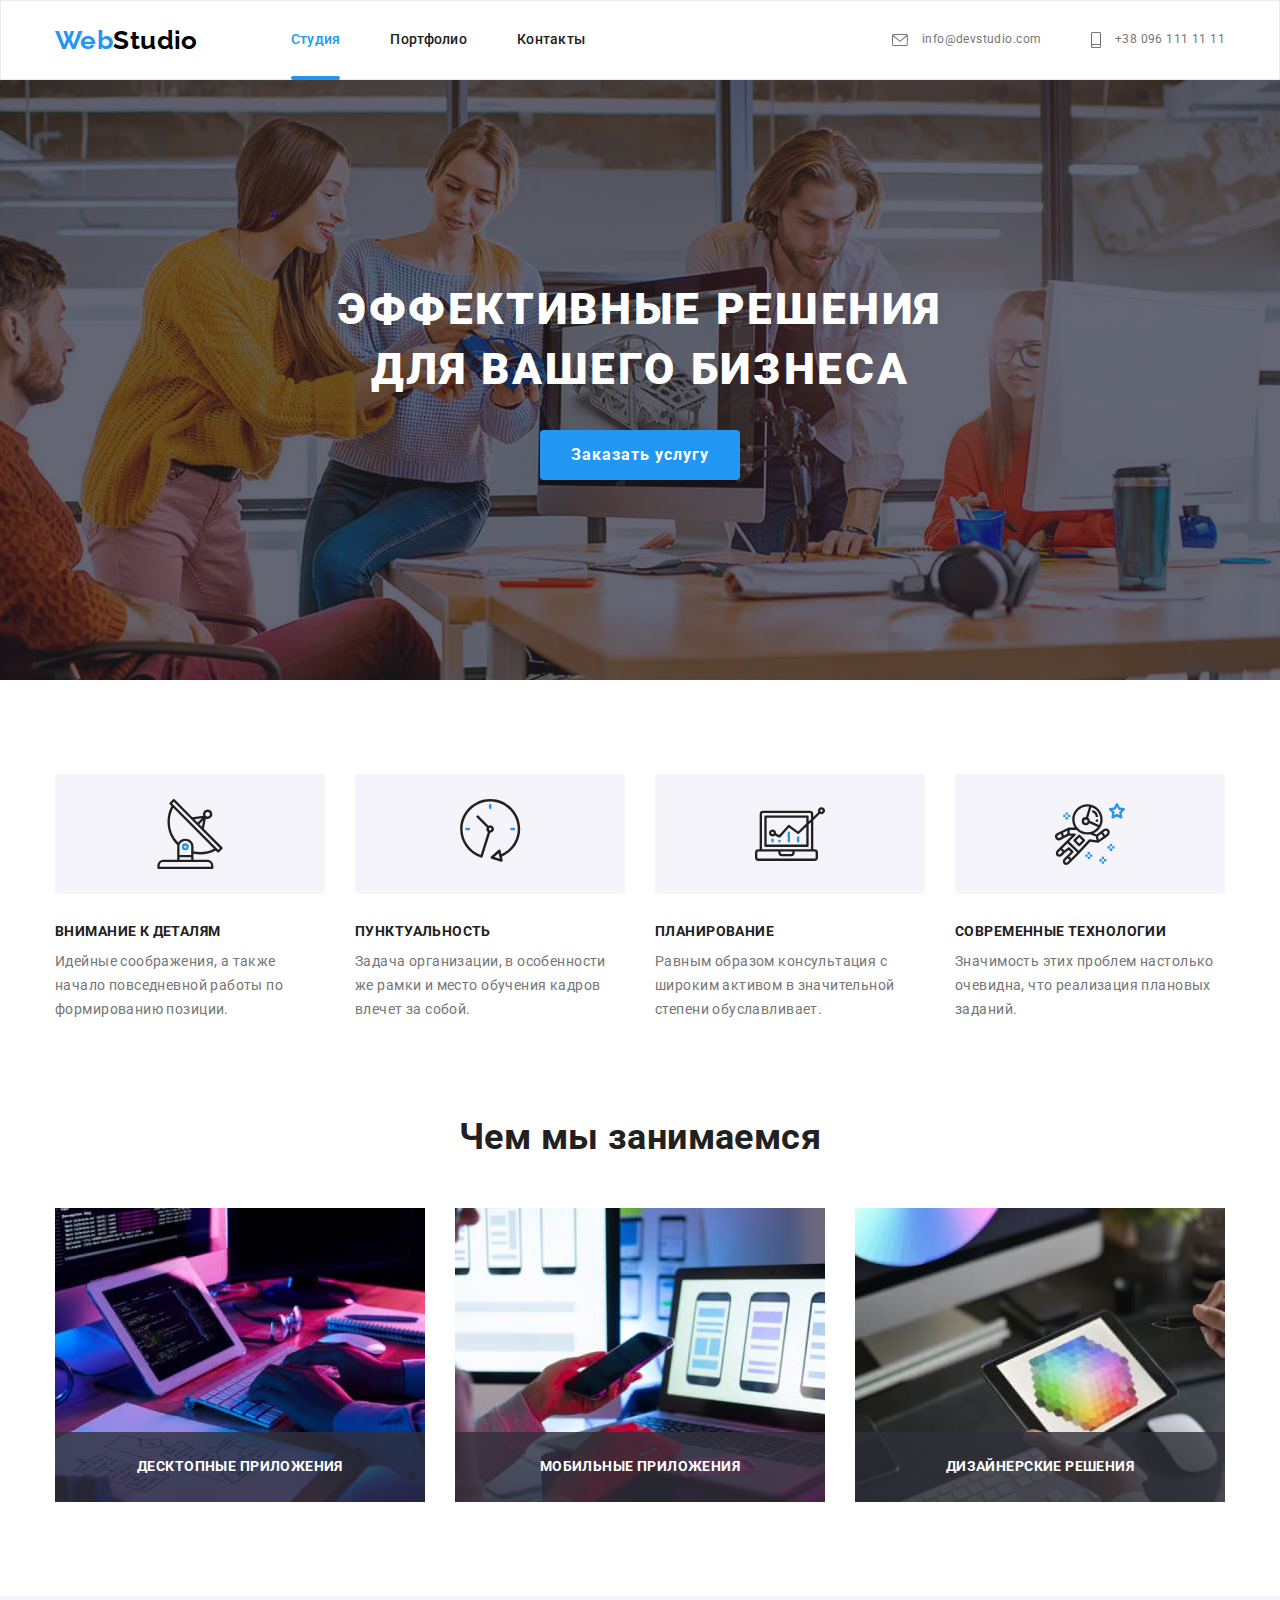
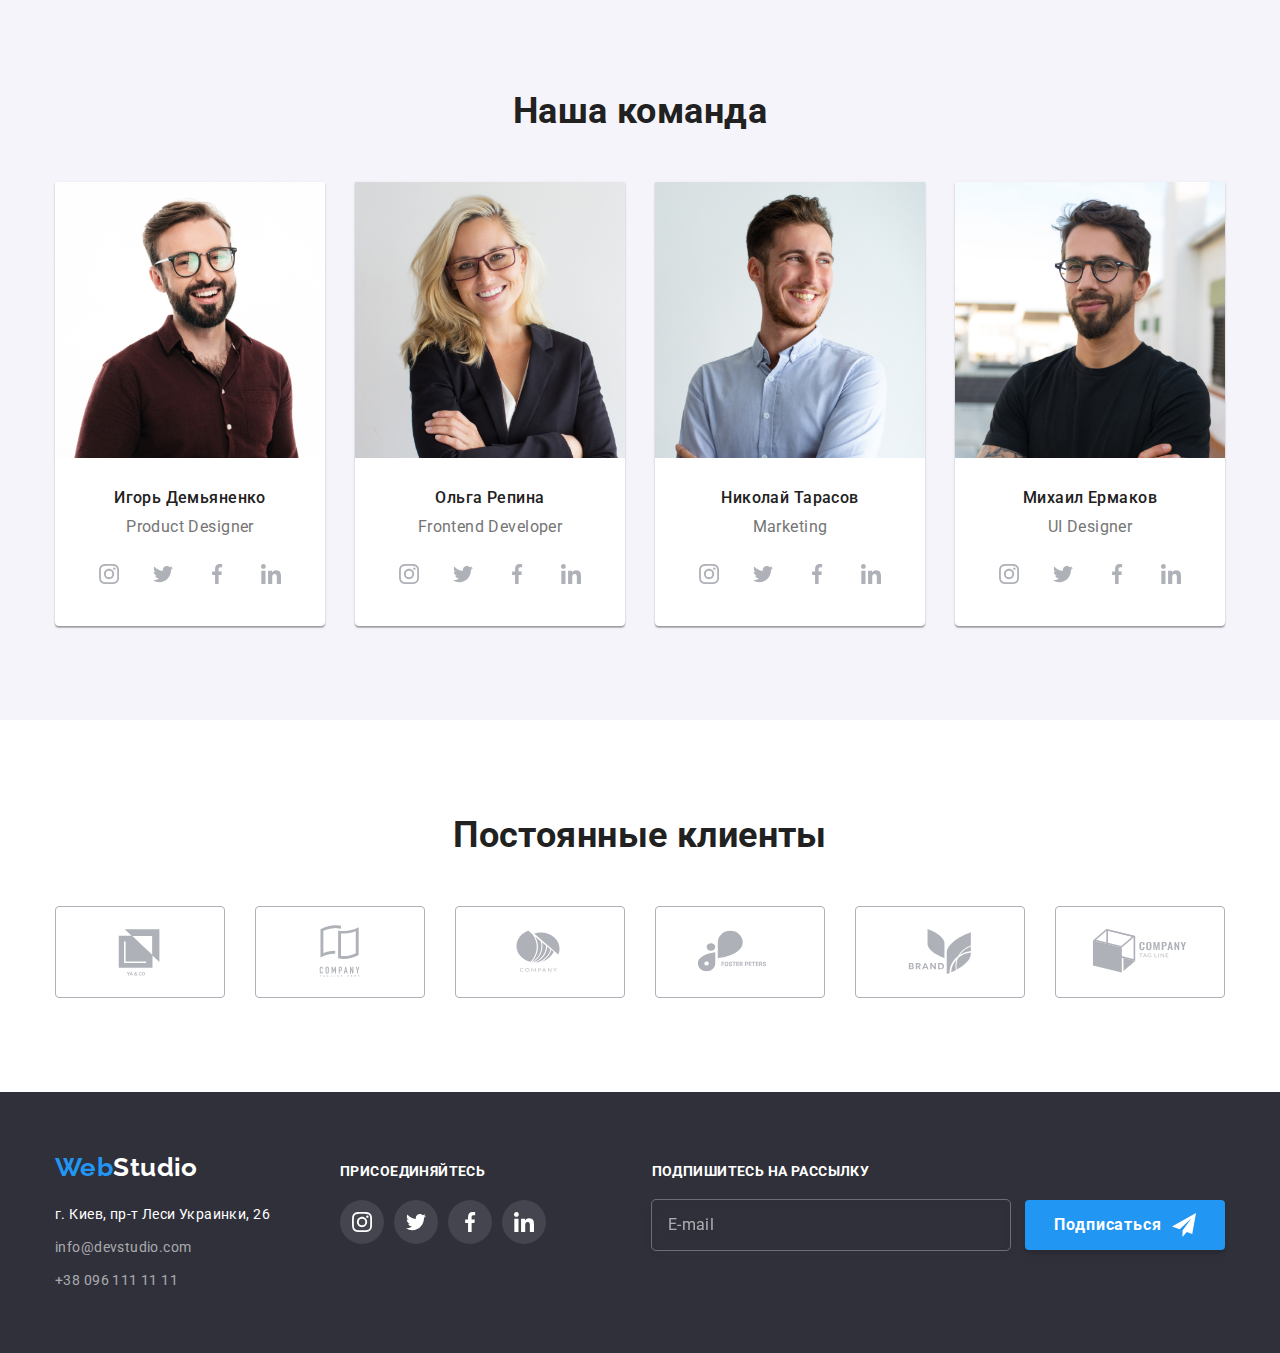
<file: index.html>
<!DOCTYPE html>
<html lang="ru">

<head>
  <meta charset="UTF-8">
  <meta http-equiv="X-UA-Compatible" content="IE=edge">
  <meta name="viewport" content="width=device-width, initial-scale=1.0">
  <title>Web Studio</title>
  <meta name="description" content="киевская веб-студия">
  <link rel="preconnect" href="https://fonts.googleapis.com">
  <link rel="preconnect" href="https://fonts.gstatic.com" crossorigin>
  <link href="https://fonts.googleapis.com/css2?family=Raleway:wght@700&family=Roboto:wght@400;500;700;900&display=swap"
    rel="stylesheet">
  <link rel="stylesheet" href="https://cdnjs.cloudflare.com/ajax/libs/modern-normalize/1.1.0/modern-normalize.min.css">
  <link rel="stylesheet" href="./css/main.min.css">
</head>

<body>
  <!-- верхняя линия -->
  <header class="header">
    <div class="container header__container">
      <a class="logo header__logo" href="./index.html" lang="en">
        <span class="logo__accent-word">Web</span>Studio</a>
      <nav class="header__nav">
        <ul class="list site-nav">
          <li class="site-nav__item">
            <a class="link site-nav__link site-nav__link--current" href="./index.html">Студия</a>
          </li>
          <li class="site-nav__item">
            <a class="link site-nav__link" href="./portfolio.html">Портфолио</a>
          </li>
          <li class="site-nav__item">
            <a class="link site-nav__link" href="./contacts.html">Контакты</a>
          </li>
        </ul>
      </nav>
      <ul class="contacts list">
        <li class="contacts__item">
          <a class="link contacts__link contacts__link--email" href="mailto:info@devstudio.com" lang="en">
            <svg class="contacts__icon" width="16" height="12">
              <use href="./images/icons/icons.svg#icon-envelope"></use>
            </svg>
            info@devstudio.com
          </a>
        </li>
        <li class="contacts__item">
          <a class="link contacts__link contacts__link--phone" href="tel:+380961111111">
            <svg class="contacts__icon" width="10" height="16">
              <use href="./images/icons/icons.svg#icon-smartphone"></use>
            </svg>
            +38 096 111 11 11</a>
        </li>
      </ul>
      <!-- aria-expanded="false" - описывает, открыто ли меню
        aria-controls="menu" - описывает, что контролирует эта кнопка -->
      <button class="menu-btn" type="button" aria-expanded="false" aria-controls="menu" data-menu-button>
        <svg class="menu-btn__icon" width="40px" height="40px" aria-label="переключатель мобильного меню">
          <use class="menu-btn__icon--menu" href="./images/icons/icons.svg#icon-mobile-menu"></use>
          <use class="menu-btn__icon--cross" href="./images/icons/icons.svg#icon-mobile-menu-close"></use>
        </svg>
      </button>
    </div>
    <div class="menu" id="menu" data-menu>
      <div class="menu-container">
        <nav class="menu__nav">
          <ul class="list menu__list">
            <li class="menu__item">
              <a class="link menu__link menu__link--accent" href="./index.html">Студия</a>
            </li>
            <li class="menu__item">
              <a class="link menu__link" href="./portfolio.html">Портфолио</a>
            </li>
            <li class="menu__item">
              <a class="link menu__link" href="./contacts.html">Контакты</a>
            </li>
          </ul>
        </nav>

        <div class="menu__wrapper">
          <ul class="menu__contacts list">
            <li class="menu__contacts-item">
              <a class="link menu__contact-link menu__contact-link--phone" href="tel:+380961111111">
                +38 096 111 11 11</a>
            </li>
            <li class="menu__contact-item">
              <a class="link menu__contact-link menu__contact-link--email" href="mailto:info@devstudio.com" lang="en">
                info@devstudio.com
              </a>
            </li>
          </ul>

          <ul class="list menu-socials">
            <li class="menu-socials__item">
              <a class="menu-socials__link link" href="https://www.instagram.com/" target="_blank"
                rel="noreferrer noopener">
                Instagram
              </a>
            </li>
            <li class="menu-socials__item">
              <a class="menu-socials__link link" href="https://twitter.com/" target="_blank" rel="noreferrer noopener">
                Twitter
              </a>
            </li>
            <li class="menu-socials__item">
              <a class="menu-socials__link link" href="https://www.facebook.com/" target="_blank"
                rel="noreferrer noopener">
                Facebook
              </a>
            </li>
            <li class="menu-socials__item">
              <a class="menu-socials__link link" href="https://www.linkedin.com/" target="_blank"
                rel="noreferrer noopener">
                LinkedIn
              </a>
            </li>
          </ul>
        </div>

      </div>
    </div>
  </header>

  <main>
    <!-- шапка -->
    <section class="hero">
      <div class="container">
        <h1 class="hero__title">Эффективные решения <br> для вашего бизнеса</h1>
        <button class="button button__main" type="button" data-modal-open>Заказать услугу</button>
      </div>
    </section>

    <!-- особенности features -->
    <section class="section">
      <div class="container">
        <h2 class="visually-hidden">особенности</h2> <!-- скрыть контент на странице-->
        <ul class="features list">
          <li class="features__item">
            <div class="features__scene">
              <div class="features__container">
                <svg class="features__icon" width="70" height="70">
                  <use href="./images/icons/icons.svg#icon-antenna"></use>
                </svg>
              </div>
            </div>
            <h3 class="features__title">Внимание к деталям</h3>
            <p class="features__text">Идейные соображения, а также начало повседневной работы по формированию
              позиции.</p>
          </li>
          <li class="features__item">
            <div class="features__scene">
              <div class="features__container">
                <svg class="features__icon" width="70" height="70">
                  <use href="./images/icons/icons.svg#icon-clock"></use>
                </svg>
              </div>
            </div>
            <h3 class="features__title">Пунктуальность</h3>
            <p class="features__text">Задача организации, в особенности же рамки и место обучения кадров влечет
              за собой.</p>
          </li>
          <li class="features__item">
            <div class="features__scene">
              <div class="features__container">
                <svg class="features__icon" width="70" height="70">
                  <use href="./images/icons/icons.svg#icon-diagram"></use>
                </svg>
              </div>
            </div>
            <h3 class="features__title">Планирование</h3>
            <p class="features__text">Равным образом консультация с широким активом в значительной степени
              обуславливает.</p>
          </li>
          <li class="features__item">
            <div class="features__scene">
              <div class="features__container">
                <svg class="features__icon" width="70" height="70">
                  <use href="./images/icons/icons.svg#icon-astronaut"></use>
                </svg>
              </div>
            </div>
            <h3 class="features__title">Современные технологии</h3>
            <p class="features__text">Значимость этих проблем настолько очевидна, что реализация плановых
              заданий.</p>
          </li>
        </ul>
      </div>
    </section>

    <!-- Чем мы занимаемся  work-->
    <section class="section section--no-paddingtop work">
      <div class="container">
        <h2 class="section__title">Чем мы занимаемся</h2>
        <ul class="list work__list">
          <li class="work__item">
            <img class="image"
              srcset="./images/what-we-do/desktop-applications-370.jpg 1x, ./images/what-we-do/desktop-applications-740.jpg 2x"
              src="./images/what-we-do/desktop-applications-370.jpg" alt="печать текста" width="370" height="294">
            <div class="work__wrapper">
              <h3 class="work__title">Десктопные приложения</h3>
            </div>
          </li>
          <li class="work__item">
            <img class="image"
              srcset="./images/what-we-do/mobile-applications-370.jpg 1x, ./images/what-we-do/mobile-applications-740.jpg 2x"
              src="./images/what-we-do/mobile-applications-370.jpg" alt="выбор стилей" width="370" height="294">
            <div class="work__wrapper">
              <h3 class="work__title">Мобильные приложения</h3>
            </div>
          </li>
          <li class="work__item">
            <img class="image"
              srcset="./images/what-we-do/design-decisions-370.jpg 1x, ./images/what-we-do/design-decisions-740.jpg 2x"
              src="./images/what-we-do/design-decisions-370.jpg" alt="выбор цветов" width="370" height="294">
            <div class="work__wrapper">
              <h3 class="work__title">Дизайнерские решения</h3>
            </div>
          </li>
        </ul>
      </div>
    </section>

    <!-- Наша команда Members-employee-->
    <section class="section section--grey-background">
      <div class="container">
        <h2 class="section__title">Наша команда</h2>
        <ul class="employee list">
          <li class="employee__card">
            <img class="image employee__img"
              srcset="./images/our-command/our_command_demianenko_1-450.jpg 1x, ./images/our-command/our_command_demianenko_1-900.jpg 2x"
              src="./images/our-command/our_command_demianenko_1-450.jpg" alt="фото сотрудника Демьяненко" width="450">
            <h3 class="employee__title">Игорь Демьяненко</h3>
            <p class="employee__text" lang="en">Product Designer</p>
            <ul class="list socials">
              <li class="socials__item">
                <a class="link socials__link" href="https://www.instagram.com/" target="_blank"
                  rel="noreferrer noopener" aria-label="Ссылка на Instagram">
                  <svg class="socials__icon" width="20px" height="20px">
                    <use href="./images/icons/icons.svg#icon-instagram"></use>
                  </svg>
                </a>
              </li>
              <li class="socials__item">
                <a class="link socials__link" href="https://twitter.com/" target="_blank" rel="noreferrer noopener"
                  aria-label="Ссылка на Twitter">
                  <svg class="socials__icon" width="20px" height="20px">
                    <use href="./images/icons/icons.svg#icon-twitter"></use>
                  </svg>
                </a>
              </li>
              <li class="socials__item">
                <a class="link socials__link" href="https://www.facebook.com/" target="_blank" rel="noreferrer noopener"
                  aria-label="Ссылка на Facebook">
                  <svg class="socials__icon" width="20px" height="20px">
                    <use href="./images/icons/icons.svg#icon-facebook"></use>
                  </svg>
                </a>
              </li>
              <li class="socials__item">
                <a class="link socials__link" href="https://www.linkedin.com/" target="_blank" rel="noreferrer noopener"
                  aria-label="Ссылка на LinkedIn">
                  <svg class="socials__icon" width="20px" height="20px">
                    <use href="./images/icons/icons.svg#icon-linkedin"></use>
                  </svg>
                </a>
              </li>
            </ul>
          </li>
          <li class="employee__card">
            <img class="image employee__img"
              srcset="./images/our-command/our_command_repina_2-450.jpg 1x, ./images/our-command/our_command_repina_2-900.jpg 2x"
              src="./images/our-command/our_command_repina_2-450.jpg" alt="фото сотрудника Репина" width="450">
            <h3 class="employee__title">Ольга Репина</h3>
            <p class="employee__text" lang="en">Frontend Developer</p>
            <ul class="list socials">
              <li class="socials__item">
                <a class="link socials__link" href="https://www.instagram.com/" target="_blank"
                  rel="noreferrer noopener" aria-label="Ссылка на Instagram">
                  <svg class="socials__icon" width="20px" height="20px">
                    <use href="./images/icons/icons.svg#icon-instagram"></use>
                  </svg>
                </a>
              </li>
              <li class="socials__item">
                <a class="link socials__link" href="https://twitter.com/" target="_blank" rel="noreferrer noopener"
                  aria-label="Ссылка на Twitter">
                  <svg class="socials__icon" width="20px" height="20px">
                    <use href="./images/icons/icons.svg#icon-twitter"></use>
                  </svg>
                </a>
              </li>
              <li class="socials__item">
                <a class="link socials__link" href="https://www.facebook.com/" target="_blank" rel="noreferrer noopener"
                  aria-label="Ссылка на Facebook">
                  <svg class="socials__icon" width="20px" height="20px">
                    <use href="./images/icons/icons.svg#icon-facebook"></use>
                  </svg>
                </a>
              </li>
              <li class="socials__item">
                <a class="link socials__link" href="https://www.linkedin.com/" target="_blank" rel="noreferrer noopener"
                  aria-label="Ссылка на LinkedIn">
                  <svg class="socials__icon" width="20px" height="20px">
                    <use href="./images/icons/icons.svg#icon-linkedin"></use>
                  </svg>
                </a>
              </li>
            </ul>
          </li>
          <li class="employee__card">
            <img class="image employee__img"
              srcset="./images/our-command/our_command_tarasov_3-450.jpg 1x, ./images/our-command/our_command_tarasov_3-900.jpg 2x"
              src="./images/our-command/our_command_tarasov_3-450.jpg" alt="фото сотрудника Тарасов" width="450">
            <h3 class="employee__title">Николай Тарасов</h3>
            <p class="employee__text" lang="en">Marketing</p>
            <ul class="list socials">
              <li class="socials__item">
                <a class="link socials__link" href="https://www.instagram.com/" target="_blank"
                  rel="noreferrer noopener" aria-label="Ссылка на Instagram">
                  <svg class="socials__icon" width="20px" height="20px">
                    <use href="./images/icons/icons.svg#icon-instagram"></use>
                  </svg>
                </a>
              </li>
              <li class="socials__item">
                <a class="link socials__link" href="https://twitter.com/" target="_blank" rel="noreferrer noopener"
                  aria-label="Ссылка на Twitter">
                  <svg class="socials__icon" width="20px" height="20px">
                    <use href="./images/icons/icons.svg#icon-twitter"></use>
                  </svg>
                </a>
              </li>
              <li class="socials__item">
                <a class="link socials__link" href="https://www.facebook.com/" target="_blank" rel="noreferrer noopener"
                  aria-label="Ссылка на Facebook">
                  <svg class="socials__icon" width="20px" height="20px">
                    <use href="./images/icons/icons.svg#icon-facebook"></use>
                  </svg>
                </a>
              </li>
              <li class="socials__item">
                <a class="link socials__link" href="https://www.linkedin.com/" target="_blank" rel="noreferrer noopener"
                  aria-label="Ссылка на LinkedIn">
                  <svg class="socials__icon" width="20px" height="20px">
                    <use href="./images/icons/icons.svg#icon-linkedin"></use>
                  </svg>
                </a>
              </li>
            </ul>
          </li>
          <li class="employee__card">
            <img class="image employee__img"
              srcset="./images/our-command/our_command_ermakov_4-450.jpg 1x, ./images/our-command/our_command_ermakov_4-900.jpg 2x"
              src="./images/our-command/our_command_ermakov_4-450.jpg" alt="фото сотрудника Ермаков" width="450">
            <h3 class="employee__title">Михаил Ермаков</h3>
            <p class="employee__text" lang="en"> UI Designer</p>
            <ul class="list socials">
              <li class="socials__item">
                <a class="link socials__link" href="https://www.instagram.com/" target="_blank"
                  rel="noreferrer noopener" aria-label="Ссылка на Instagram">
                  <svg class="socials__icon" width="20px" height="20px">
                    <use href="./images/icons/icons.svg#icon-instagram"></use>
                  </svg>
                </a>
              </li>
              <li class="socials__item">
                <a class="link socials__link" href="https://twitter.com/" target="_blank" rel="noreferrer noopener"
                  aria-label="Ссылка на Twitter">
                  <svg class="socials__icon" width="20px" height="20px">
                    <use href="./images/icons/icons.svg#icon-twitter"></use>
                  </svg>
                </a>
              </li>
              <li class="socials__item"><a class="link socials__link" href="https://www.facebook.com/" target="_blank"
                  rel="noreferrer noopener" aria-label="Ссылка на Facebook">
                  <svg class="socials__icon" width="20px" height="20px">
                    <use href="./images/icons/icons.svg#icon-facebook"></use>
                  </svg>
                </a></li>
              <li class="socials__item">
                <a class="link socials__link" href="https://www.linkedin.com/" target="_blank" rel="noreferrer noopener"
                  aria-label="Ссылка на LinkedIn">
                  <svg class="socials__icon" width="20px" height="20px">
                    <use href="./images/icons/icons.svg#icon-linkedin"></use>
                  </svg>
                </a>
              </li>
            </ul>
          </li>
        </ul>
      </div>
    </section>

    <!-- постоянные клиенты  clients-->
    <section class="section">
      <div class="container">
        <h2 class="section__title">Постоянные клиенты</h2>
        <ul class="list clients">
          <li class="clients__card"><a class="link clients__link" href="" aria-label="ссылка на сайт клиента">
              <svg class="clients__icon" width="106" height="60">
                <use href="./images/icons/icons.svg#icon-logo-client-1"></use>
              </svg>
            </a>
          </li>
          <li class="clients__card"><a class="link clients__link" href="" aria-label="ссылка на сайт клиента">
              <svg class="clients__icon" width="106" height="60">
                <use href="./images/icons/icons.svg#icon-logo-client-2"></use>
              </svg>
            </a>
          </li>
          <li class="clients__card"><a class="link clients__link" href="" aria-label="ссылка на сайт клиента">
              <svg class="clients__icon" width="106" height="60">
                <use href="./images/icons/icons.svg#icon-logo-client-3"></use>
              </svg>
            </a>
          </li>
          <li class="clients__card"><a class="link clients__link" href="" aria-label="ссылка на сайт клиента">
              <svg class="clients__icon" width="106" height="60">
                <use href="./images/icons/icons.svg#icon-logo-client-4"></use>
              </svg>
            </a>
          </li>
          <li class="clients__card"><a class="link clients__link" href="" aria-label="ссылка на сайт клиента">
              <svg class="clients__icon" width="106" height="60">
                <use href="./images/icons/icons.svg#icon-logo-client-5"></use>
              </svg>
            </a>
          </li>
          <li class="clients__card"><a class="link clients__link" href="" aria-label="ссылка на сайт клиента">
              <svg class="clients__icon" width="106" height="60">
                <use href="./images/icons/icons.svg#icon-logo-client-6"></use>
              </svg>
            </a>
          </li>
        </ul>
      </div>
    </section>
  </main>

  <footer class="footer">
    <div class="container footer__container">
      <div class="footer__wrapper">
        <div class="address">
          <a class="footer__logo logo" href="./index.html" lang="en">
            <span class="logo__accent-word">Web</span>Studio</a>
          <address>
            <ul class="list">
              <li class="address__item">
                <a class="link address__link" href="https://www.google.com/maps" target="_blank">г.
                  Киев, пр-т Леси Украинки, 26</a>
              </li>
              <li class="address__item">
                <a class="link address__link address__link--grey-color" href="mailto:info@devstudio.com"
                  lang="en">info@devstudio.com</a>
              </li>
              <li class="address__item">
                <a class="link address__link address__link--grey-color" href="tel:+380961111111">+38 096 111 11 11</a>
              </li>
            </ul>
          </address>
        </div>
        <div class="footer__socials-container">
          <p class="footer__title">присоединяйтесь</p>
          <ul class="list socials">
            <li class="socials__item">
              <a class="socials__link footer__socials link" href="https://www.instagram.com/" target="_blank"
                rel="noreferrer noopener" aria-label="Ссылка на Instagram">
                <svg class="socials__icon" width="20px" height="20px">
                  <use href="./images/icons/icons.svg#icon-instagram"></use>
                </svg>
              </a>
            </li>
            <li class="socials__item">
              <a class="socials__link footer__socials link" href="https://twitter.com/" target="_blank"
                rel="noreferrer noopener" aria-label="Ссылка на Twitter">
                <svg class="socials__icon" width="20px" height="20px">
                  <use href="./images/icons/icons.svg#icon-twitter"></use>
                </svg>
              </a>
            </li>
            <li class="socials__item">
              <a class="socials__link footer__socials link" href="https://www.facebook.com/" target="_blank"
                rel="noreferrer noopener" aria-label="Ссылка на Facebook">
                <svg class="socials__icon" width="20px" height="20px">
                  <use href="./images/icons/icons.svg#icon-facebook"></use>
                </svg>
              </a>
            </li>
            <li class="socials__item">
              <a class=" socials__link footer__socials link" href="https://www.linkedin.com/" target="_blank"
                rel="noreferrer noopener" aria-label="Ссылка на LinkedIn">
                <svg class="socials__icon" width="20px" height="20px">
                  <use href="./images/icons/icons.svg#icon-linkedin"></use>
                </svg>
              </a>
            </li>
          </ul>
        </div>
      </div>
      <div class="distribution">
        <p class="footer__title">Подпишитесь на рассылку</p>
        <form class="distribution__form">
          <label class="distribution__label">
            <input class="distribution__input" name="email" type="email" placeholder="E-mail">
          </label>
          <button class="button button__main button__main--with-icon" type="submit">Подписаться
            <svg class="button__icon" width="24px" height="24px">
              <use href="./images/icons/icons.svg#icon-plane"></use>
            </svg>
          </button>
        </form>
      </div>
    </div>
  </footer>

  <!-- !модальное окно -->
  <div class="backdrop backdrop--is-hidden" data-modal>
    <div class="modal">
      <button class="btn-close" aria-label="закрыть модальное окно" data-modal-close>
        <svg class="btn-close__icon" width="18px" height="18px">
          <use href="./images/icons/icons.svg#icon-close"></use>
        </svg>
      </button>

      <!-- form  action="javascript:void(0); -->
      <strong class="modal__title"> Оставьте свои данные, мы вам перезвоним</strong>
      <form class="form" name="order_form">
        <label class="form__label">
          <span class="form__text">Имя</span>
          <span class="form__wrapper">
            <input class="form__input" type="text" name="name" minlength="3">
            <svg class="form__icon" width="18px" height="18px">
              <use href="./images/icons/icons.svg#icon-modal-person">
              </use>
            </svg>
          </span>
          <span class="form__assistance-message">
            Имя должно состоять минимум из 3 символов
          </span>
        </label>
        <label class="form__label">
          <span class="form__text">Телефон</span>
          <span class="form__wrapper">
            <input class="form__input" type="tel" name="tel">
            <svg class="form__icon" width="18px" height="18px">
              <use href="./images/icons/icons.svg#icon-modal-phone">
              </use>
            </svg>
          </span>
          <span class="form__assistance-message">+38 (999) 111-11-11</span>
        </label>
        <label class="form__label">
          <span class="form__text">Почта</span>
          <span class="form__wrapper">
            <input class="form__input" type="email" name="email">
            <svg class="form__icon" width="18px" height="18px">
              <use href="./images/icons/icons.svg#icon-modal-email">
              </use>
            </svg>
          </span>
          <span class="form__assistance-message">mail@mail.com</span>
        </label>
        <label class="form__label form__label--margin">
          <span class="form__text">Комментарий</span>
          <textarea class="form__input form__input--padding" name="feedback" rows="7"
            placeholder="Введите текст"></textarea>
        </label>
        <label class="conditions">
          <input class="conditions__checkbox" type="checkbox" name="conditions">
          <span class="conditions__icon-thumb">
            <svg class="conditions__icon" width="13px" height="13px">
              <use href="./images/icons/icons.svg#icon-check"></use>
            </svg>
          </span>
          <span class="conditions__text">Соглашаюсь с рассылкой и принимаю
            <a class="conditions__link" href="">Условия договора</a></span>

        </label>
        <button type="submit" class="button button__main modal__button">Отправить</button>
      </form>
    </div>
  </div>

  <!-- JS скрипт для автоматич. высчитывания body padding-top - от фиксированного хедера, 
    чтобы под него не заходил контент-->
  <!-- <script>
    const { height: pageHeaderHeight } = document
      .querySelector(".header")
      .getBoundingClientRect();

    document.body.style.paddingTop = `${pageHeaderHeight}px`;
  </script> -->

  <!-- JS скрипт для модального окна -->
  <script src="./js/modal.js"></script>
  <script src="./js/mobile-menu.js"></script>

</body>

</html>
</file>
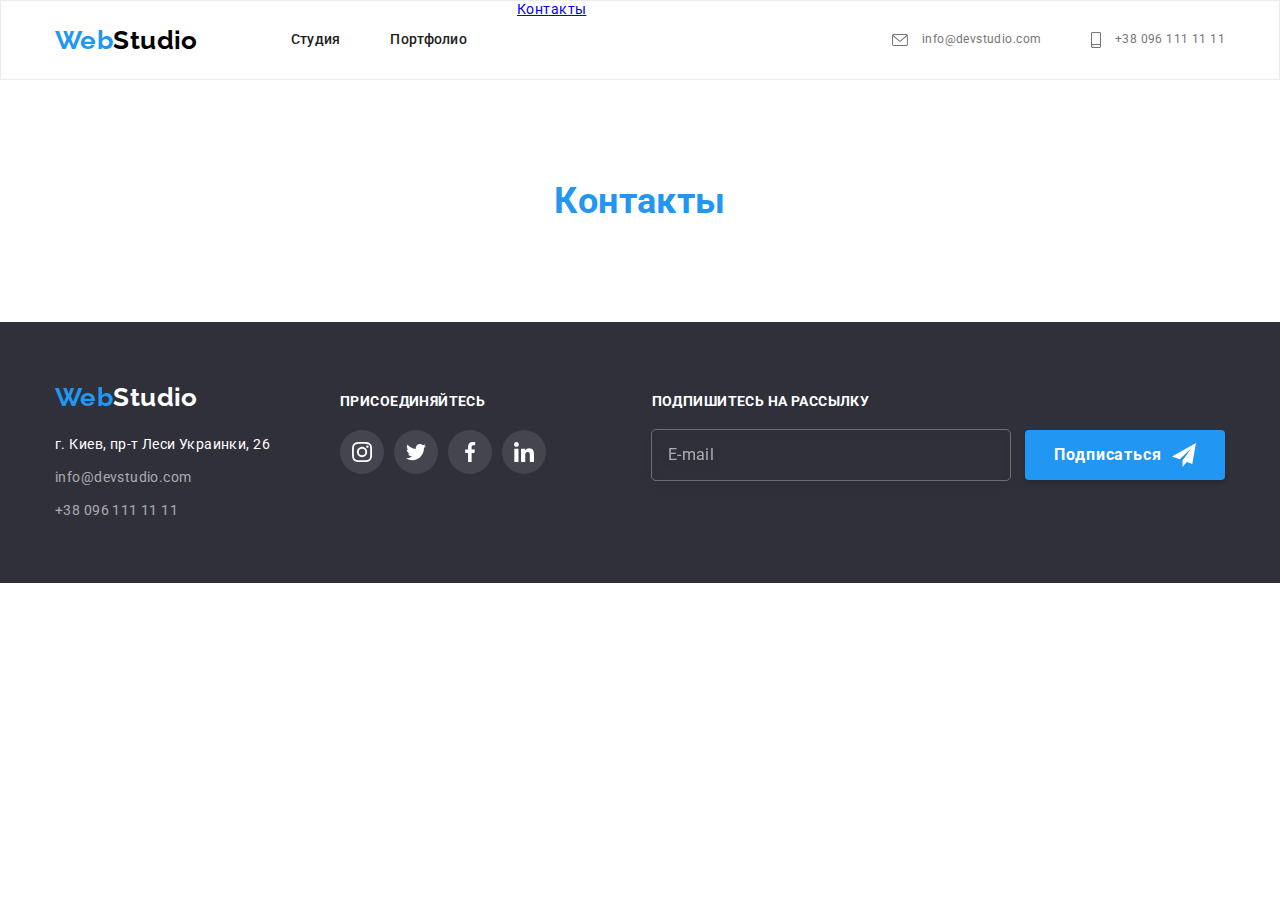
<file: contacts.html>
<!DOCTYPE html>
<html lang="ru">

<head>
  <meta charset="UTF-8">
  <meta http-equiv="X-UA-Compatible" content="IE=edge">
  <meta name="viewport" content="width=device-width, initial-scale=1.0">
  <title>Contacts</title>
  <link rel="preconnect" href="https://fonts.googleapis.com">
  <link rel="preconnect" href="https://fonts.gstatic.com" crossorigin>
  <link href="https://fonts.googleapis.com/css2?family=Raleway:wght@700&family=Roboto:wght@400;500;700;900&display=swap"
    rel="stylesheet">
  <link rel="stylesheet" href="https://cdnjs.cloudflare.com/ajax/libs/modern-normalize/1.1.0/modern-normalize.min.css">
  <link rel="stylesheet" href="./css/main.min.css">
</head>

<body>
  <header class="header">
    <div class="container header__container">
      <a class="logo header__logo" href="./index.html" lang="en">
        <span class="logo__accent-word">Web</span>Studio</a>
      <nav class="header__nav">
        <ul class="list site-nav">
          <li class="site-nav__item">
            <a class="link site-nav__link" href="./index.html">Студия</a>
          </li>
          <li class="site-nav__item">
            <a class="link site-nav__link" href="./portfolio.html">Портфолио</a>
          </li>
          <li class="site-nav__item">
            <a lass="link site-nav__link site-nav__link--current" href="./contacts.html">Контакты</a>
          </li>
        </ul>
      </nav>
      <ul class="contacts list">
        <li class="contacts__item">
          <a class="link contacts__link contacts__link--email" href="mailto:info@devstudio.com" lang="en">
            <svg class="contacts__icon" width="16" height="12">
              <use href="./images/icons/icons.svg#icon-envelope"></use>
            </svg>
            info@devstudio.com
          </a>
        </li>
        <li class="contacts__item">
          <a class="link contacts__link contacts__link--phone" href="tel:+380961111111">
            <svg class="contacts__icon" width="10" height="16">
              <use href="./images/icons/icons.svg#icon-smartphone"></use>
            </svg>
            +38 096 111 11 11</a>
        </li>
      </ul>
      <!-- aria-expanded="false" - описывает, открыто ли меню
          aria-controls="menu" - описывает, что контролирует эта кнопка -->
      <button class="menu-btn" type="button" aria-expanded="false" aria-controls="menu" data-menu-button>
        <svg class="menu-btn__icon" width="40px" height="40px" aria-label="переключатель мобильного меню">
          <use class="menu-btn__icon--menu" href="./images/icons/icons.svg#icon-mobile-menu"></use>
          <use class="menu-btn__icon--cross" href="./images/icons/icons.svg#icon-mobile-menu-close"></use>
        </svg>
      </button>
    </div>
    <div class="menu" id="menu" data-menu>
      <div class="menu-container">
        <nav class="menu__nav">
          <ul class="list menu__list">
            <li class="menu__item">
              <a class="link menu__link menu__link--accent" href="./index.html">Студия</a>
            </li>
            <li class="menu__item">
              <a class="link menu__link" href="./portfolio.html">Портфолио</a>
            </li>
            <li class="menu__item">
              <a class="link menu__link" href="./contacts.html">Контакты</a>
            </li>
          </ul>
        </nav>

        <div class="menu__wrapper">
          <ul class="menu__contacts list">
            <li class="menu__contacts-item">
              <a class="link menu__contact-link menu__contact-link--phone" href="tel:+380961111111">
                +38 096 111 11 11</a>
            </li>
            <li class="menu__contact-item">
              <a class="link menu__contact-link menu__contact-link--email" href="mailto:info@devstudio.com" lang="en">
                info@devstudio.com
              </a>
            </li>
          </ul>

          <ul class="list menu-socials">
            <li class="menu-socials__item">
              <a class="menu-socials__link link" href="https://www.instagram.com/" target="_blank"
                rel="noreferrer noopener">
                Instagram
              </a>
            </li>
            <li class="menu-socials__item">
              <a class="menu-socials__link link" href="https://twitter.com/" target="_blank" rel="noreferrer noopener">
                Twitter
              </a>
            </li>
            <li class="menu-socials__item">
              <a class="menu-socials__link link" href="https://www.facebook.com/" target="_blank"
                rel="noreferrer noopener">
                Facebook
              </a>
            </li>
            <li class="menu-socials__item">
              <a class="menu-socials__link link" href="https://www.linkedin.com/" target="_blank"
                rel="noreferrer noopener">
                LinkedIn
              </a>
            </li>
          </ul>
        </div>
      </div>
    </div>
  </header>

  <main class="page-contact">
    <h2 class="section__title page-contact__title">Контакты</h2>
  </main>

  <footer class="footer">
    <div class="container footer__container">
      <div class="footer__wrapper">
        <div class="address">
          <a class="footer__logo logo" href="./index.html" lang="en">
            <span class="logo__accent-word">Web</span>Studio</a>
          <address>
            <ul class="list">
              <li class="address__item">
                <a class="link address__link" href="https://www.google.com/maps" target="_blank">г.
                  Киев, пр-т Леси Украинки, 26</a>
              </li>
              <li class="address__item">
                <a class="link address__link address__link--grey-color" href="mailto:info@devstudio.com"
                  lang="en">info@devstudio.com</a>
              </li>
              <li class="address__item">
                <a class="link address__link address__link--grey-color" href="tel:+380961111111">+38 096 111 11 11</a>
              </li>
            </ul>
          </address>
        </div>
        <div class="footer__socials-container">
          <p class="footer__title">присоединяйтесь</p>
          <ul class="list socials">
            <li class="socials__item">
              <a class="socials__link footer__socials link" href="https://www.instagram.com/" target="_blank"
                rel="noreferrer noopener" aria-label="Ссылка на Instagram">
                <svg class="socials__icon" width="20px" height="20px">
                  <use href="./images/icons/icons.svg#icon-instagram"></use>
                </svg>
              </a>
            </li>
            <li class="socials__item">
              <a class="socials__link footer__socials link" href="https://twitter.com/" target="_blank"
                rel="noreferrer noopener" aria-label="Ссылка на Twitter">
                <svg class="socials__icon" width="20px" height="20px">
                  <use href="./images/icons/icons.svg#icon-twitter"></use>
                </svg>
              </a>
            </li>
            <li class="socials__item">
              <a class="socials__link footer__socials link" href="https://www.facebook.com/" target="_blank"
                rel="noreferrer noopener" aria-label="Ссылка на Facebook">
                <svg class="socials__icon" width="20px" height="20px">
                  <use href="./images/icons/icons.svg#icon-facebook"></use>
                </svg>
              </a>
            </li>
            <li class="socials__item">
              <a class=" socials__link footer__socials link" href="https://www.linkedin.com/" target="_blank"
                rel="noreferrer noopener" aria-label="Ссылка на LinkedIn">
                <svg class="socials__icon" width="20px" height="20px">
                  <use href="./images/icons/icons.svg#icon-linkedin"></use>
                </svg>
              </a>
            </li>
          </ul>
        </div>
      </div>
      <div class="distribution">
        <p class="footer__title">Подпишитесь на рассылку</p>
        <form class="distribution__form">
          <label class="distribution__label">
            <input class="distribution__input" name="email" type="email" placeholder="E-mail">
          </label>
          <button class="button button__main button__main--with-icon" type="submit">Подписаться
            <svg class="button__icon" width="24px" height="24px">
              <use href="./images/icons/icons.svg#icon-plane"></use>
            </svg>
          </button>
        </form>
      </div>
    </div>
  </footer>

  <script src="./js/mobile-menu.js"></script>
</body>

</html>
</file>
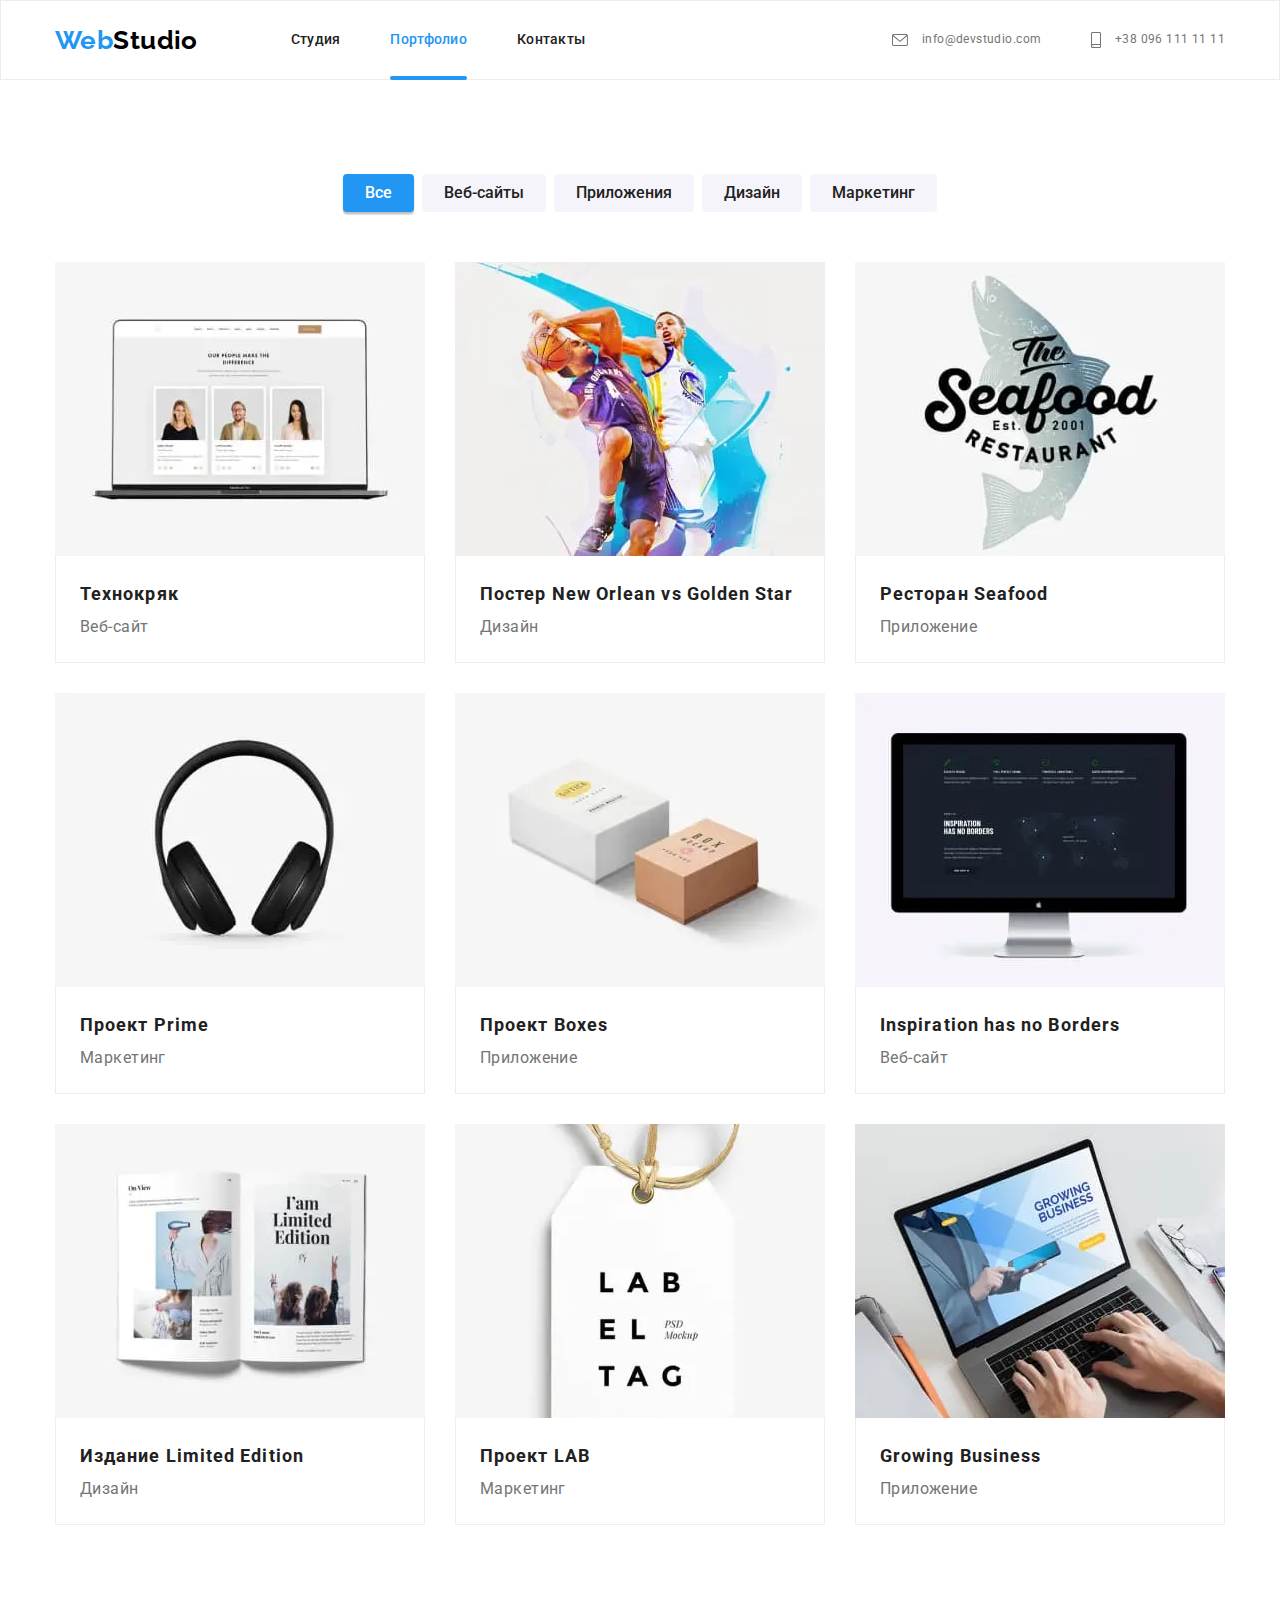
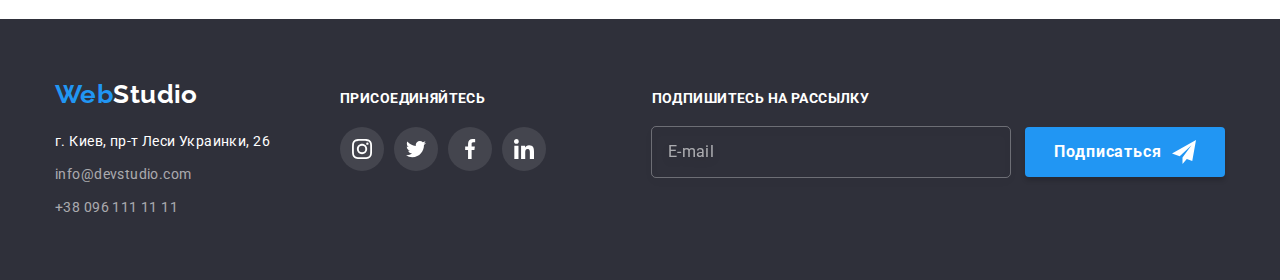
<file: portfolio.html>
<!DOCTYPE html>
<html lang="ru">

<head>
  <meta charset="UTF-8">
  <meta http-equiv="X-UA-Compatible" content="IE=edge">
  <meta name="viewport" content="width=device-width, initial-scale=1.0">
  <title>Portfolio</title>
  <link rel="preconnect" href="https://fonts.googleapis.com">
  <link rel="preconnect" href="https://fonts.gstatic.com" crossorigin>
  <link href="https://fonts.googleapis.com/css2?family=Raleway:wght@700&family=Roboto:wght@400;500;700;900&display=swap"
    rel="stylesheet">
  <link rel="stylesheet" href="https://cdnjs.cloudflare.com/ajax/libs/modern-normalize/1.1.0/modern-normalize.min.css">
  <link rel="stylesheet" href="./css/main.min.css">

</head>

<body>
  <!-- верхняя линия -->
  <header class="header">
    <div class="container header__container">
      <a class="logo header__logo" href="./index.html" lang="en">
        <span class="logo__accent-word">Web</span>Studio</a>
      <nav class="header__nav">
        <ul class="list site-nav">
          <li class="site-nav__item">
            <a class="link site-nav__link" href="./index.html">Студия</a>
          </li>
          <li class="site-nav__item">
            <a class="link site-nav__link site-nav__link--current" href="./portfolio.html">Портфолио</a>
          </li>
          <li class="site-nav__item">
            <a class="link site-nav__link" href="./contacts.html">Контакты</a>
          </li>
        </ul>
      </nav>
      <ul class="contacts list">
        <li class="contacts__item">
          <a class="link contacts__link contacts__link--email" href="mailto:info@devstudio.com" lang="en">
            <svg class="contacts__icon" width="16" height="12">
              <use href="./images/icons/icons.svg#icon-envelope"></use>
            </svg>
            info@devstudio.com
          </a>
        </li>
        <li class="contacts__item">
          <a class="link contacts__link contacts__link--phone" href="tel:+380961111111">
            <svg class="contacts__icon" width="10" height="16">
              <use href="./images/icons/icons.svg#icon-smartphone"></use>
            </svg>
            +38 096 111 11 11</a>
        </li>
      </ul>
      <!-- aria-expanded="false" - описывает, открыто ли меню
          aria-controls="menu" - описывает, что контролирует эта кнопка -->
      <button class="menu-btn" type="button" aria-expanded="false" aria-controls="menu" data-menu-button>
        <svg class="menu-btn__icon" width="40px" height="40px" aria-label="переключатель мобильного меню">
          <use class="menu-btn__icon--menu" href="./images/icons/icons.svg#icon-mobile-menu"></use>
          <use class="menu-btn__icon--cross" href="./images/icons/icons.svg#icon-mobile-menu-close"></use>
        </svg>
      </button>
    </div>
    <div class="menu" id="menu" data-menu>
      <div class="menu-container">
        <nav class="menu__nav">
          <ul class="list menu__list">
            <li class="menu__item">
              <a class="link menu__link menu__link--accent" href="./index.html">Студия</a>
            </li>
            <li class="menu__item">
              <a class="link menu__link" href="./portfolio.html">Портфолио</a>
            </li>
            <li class="menu__item">
              <a class="link menu__link" href="./contacts.html">Контакты</a>
            </li>
          </ul>
        </nav>

        <div class="menu__wrapper">
          <ul class="menu__contacts list">
            <li class="menu__contacts-item">
              <a class="link menu__contact-link menu__contact-link--phone" href="tel:+380961111111">
                +38 096 111 11 11</a>
            </li>
            <li class="menu__contact-item">
              <a class="link menu__contact-link menu__contact-link--email" href="mailto:info@devstudio.com" lang="en">
                info@devstudio.com
              </a>
            </li>
          </ul>

          <ul class="list menu-socials">
            <li class="menu-socials__item">
              <a class="menu-socials__link link" href="https://www.instagram.com/" target="_blank"
                rel="noreferrer noopener">
                Instagram
              </a>
            </li>
            <li class="menu-socials__item">
              <a class="menu-socials__link link" href="https://twitter.com/" target="_blank" rel="noreferrer noopener">
                Twitter
              </a>
            </li>
            <li class="menu-socials__item">
              <a class="menu-socials__link link" href="https://www.facebook.com/" target="_blank"
                rel="noreferrer noopener">
                Facebook
              </a>
            </li>
            <li class="menu-socials__item">
              <a class="menu-socials__link link" href="https://www.linkedin.com/" target="_blank"
                rel="noreferrer noopener">
                LinkedIn
              </a>
            </li>
          </ul>
        </div>

      </div>
    </div>
  </header>

  <main class="page-main">
    <section class="section">
      <div class="container">
        <h1 class="visually-hidden">Проекты</h1>
        <!--скрыть контент на странице-->

        <!--кнопки фильтр  -->
        <ul class="filter list">
          <li class="filter__item"><button class="button button--active" type="button">Все</button></li>
          <li class="filter__item"><button class="button" type="button">Веб-сайты</button></li>
          <li class="filter__item"><button class="button" type="button">Приложения</button></li>
          <li class="filter__item"><button class="button" type="button">Дизайн</button></li>
          <li class="filter__item"><button class="button" type="button">Маркетинг</button></li>
        </ul>

        <!-- список проектов -->
        <ul class="list project">
          <li class="project__card">
            <a class="link project__link" href="">
              <div class="project__image-thumb">
                <!-- <img class="image project__image" 
                  srcset="./images/projects/website-tekhnokryak-1-370.jpg 1x, 
                  ./images/projects/website-tekhnokryak-1-740.jpg 2x"
                  src="./images/projects/website-tekhnokryak-1-370.jpg" 
                  alt="people who work at the firm" width="370"> -->

                <!-- <img class="image project__image" 
                  srcset="srcset="./images/projects/project-1/website-tekhnokryak-1-370.jpg 370w, 
                  ./images/projects/project-1/website-tekhnokryak-1-740.jpg 740w, 
                  ./images/projects/project-1/website-tekhnokryak-1-1110.jpg 1110w""
                  src="./images/projects/project-1/website-tekhnokryak-1-370.jpg" 
                  alt="people who work at the firm""
                  sizes="(min-width: 1200px) 370px, (min-width: 768px) 354px, 100vw"> -->

                <picture>
                  <source srcset="./images/projects/project-1/website-tekhnokryak-1-370.webp 370w, 
                    ./images/projects/project-1/website-tekhnokryak-1-740.webp 740w, 
                    ./images/projects/project-1/website-tekhnokryak-1-1110.webp 1110w" type="image/webp"
                    sizes="(min-width: 1200px) 370px, (min-width: 768px) 354px, calc(100vw - 30px)">
                  <source srcset="./images/projects/project-1/website-tekhnokryak-1-370.jpg 370w, 
                    ./images/projects/project-1/website-tekhnokryak-1-740.jpg 740w, 
                    ./images/projects/project-1/website-tekhnokryak-1-1110.jpg 1110w" type="image/jpeg"
                    sizes="(min-width: 1200px) 370px, (min-width: 768px) 354px, calc(100vw - 30px)">
                  <img class="image project__image" src="./images/projects/project-1/website-tekhnokryak-1-370.jpg"
                    alt="people who work at the firm">
                </picture>
                <div class="project__overlay">
                  <p class="project__overlay-text">Ресурс предлагает комплексные предложения с разным уровнем
                    функционала
                    и сервисов. Все это позволит посетителю получить исчерпывающие сведения о компании или частном лице.
                  </p>
                </div>
              </div>
              <div class="project__text-wrapper">
                <h2 class="project__title">Технокряк</h2>
                <p class="project__text">Веб-сайт</p>
              </div>
            </a>
          </li>
          <li class="project__card">
            <a class="link project__link" href="">
              <div class="project__image-thumb">
                <picture>
                  <source srcset="./images/projects/project-2/poster-new-orlean-2-370.webp 370w,
                    ./images/projects/project-2/poster-new-orlean-2-740.webp 740w, 
                    ./images/projects/project-2/poster-new-orlean-2-1110.webp 1110w" type="image/webp"
                    sizes="(min-width: 1200px) 370px, (min-width: 768px) 354px, calc(100vw - 30px)">
                  <source srcset="./images/projects/project-2/poster-new-orlean-2-370.jpg 370w,
                    ./images/projects/project-2/poster-new-orlean-2-740.jpg 740w, 
                    ./images/projects/project-2/poster-new-orlean-2-1110.jpg 1110w" type="image/jpeg"
                    sizes="(min-width: 1200px) 370px, (min-width: 768px) 354px, calc(100vw - 30px)">
                  <img class="image project__image" src="./images/projects/project-2/poster-new-orlean-2-370.jpg"
                    alt="basketball players">
                </picture>
                <div class="project__overlay">
                  <p class="project__overlay-text">Ресурс предлагает комплексные предложения с разным уровнем
                    функционала
                    и сервисов. Все это позволит посетителю получить исчерпывающие сведения о компании или частном лице.
                  </p>
                </div>
              </div>
              <div class="project__text-wrapper">
                <h2 class="project__title">Постер <span lang="en">New Orlean vs Golden Star</span>
                </h2>
                <p class="project__text">Дизайн</p>
              </div>
            </a>
          </li>
          <li class="project__card">
            <a class="link project__link" href="">
              <div class="project__image-thumb">
                <picture>
                  <source srcset="./images/projects/project-3/restaurant-seafood-3-370.webp 370w, 
                    ./images/projects/project-3/restaurant-seafood-3-740.webp 740w,
                    ./images/projects/project-3/restaurant-seafood-3-1110.webp 1110w" type="image/webp"
                    sizes="(min-width: 1200px) 370px, (min-width: 768px) 354px, calc(100vw - 30px)">
                  <source srcset="./images/projects/project-3/restaurant-seafood-3-370.jpg 370w, 
                    ./images/projects/project-3/restaurant-seafood-3-740.jpg 740w,
                    ./images/projects/project-3/restaurant-seafood-3-1110.jpg 1110w" type="image/jpeg"
                    sizes="(min-width: 1200px) 370px, (min-width: 768px) 354px, calc(100vw - 30px)">
                  <img class="image project__image" src="./images/projects/project-3/restaurant-seafood-3-370.jpg"
                    alt="restaurant logo">
                </picture>
                <div class="project__overlay">
                  <p class="project__overlay-text">Ресурс предлагает комплексные предложения с разным уровнем
                    функционала
                    и сервисов. Все это позволит посетителю получить исчерпывающие сведения о компании или частном лице.
                  </p>
                </div>
              </div>
              <div class="project__text-wrapper">
                <h2 class="project__title">Ресторан <span lang="en">Seafood</span></h2>
                <p class="project__text">Приложение</p>
              </div>
            </a>
          </li>
          <li class="project__card">
            <a class="link project__link" href="">
              <div class="project__image-thumb">
                <picture>
                  <source srcset="./images/projects/project-4/project-prime-4-370.webp 370w, 
                    ./images/projects/project-4/project-prime-4-740.webp 740w,
                    ./images/projects/project-4/project-prime-4-1110.webp 1110w" type="image/webp"
                    sizes="(min-width: 1200px) 370px, (min-width: 768px) 354px, calc(100vw - 30px)">
                  <source srcset="./images/projects/project-4/project-prime-4-370.jpg 370w, 
                    ./images/projects/project-4/project-prime-4-740.jpg 740w,
                    ./images/projects/project-4/project-prime-4-1110.jpg 1110w" type="image/jpeg"
                    sizes="(min-width: 1200px) 370px, (min-width: 768px) 354px, calc(100vw - 30px)">
                  <img class="image project__image" src="./images/projects/project-4/project-prime-4-370.jpg"
                    alt="headphones">
                </picture>
                <div class="project__overlay">
                  <p class="project__overlay-text">Ресурс предлагает комплексные предложения с разным уровнем
                    функционала
                    и сервисов. Все это позволит посетителю получить исчерпывающие сведения о компании или частном лице.
                  </p>
                </div>
              </div>
              <div class="project__text-wrapper">
                <h2 class="project__title">Проект <span lang="en">Prime</span></h2>
                <p class="project__text">Маркетинг</p>
              </div>
            </a>
          </li>
          <li class="project__card">
            <a class="link project__link" href="">
              <div class="project__image-thumb">
                <picture>
                  <source srcset="./images/projects/project-5/project-boxes-5-370.webp 370w,
                    ./images/projects/project-5/project-boxes-5-740.webp 740w,
                    ./images/projects/project-5/project-boxes-5-1110.webp 1110w" type="image/webp"
                    sizes="(min-width: 1200px) 370px, (min-width: 768px) 354px, calc(100vw - 30px)">
                  <source srcset="./images/projects/project-5/project-boxes-5-370.jpg 370w,
                    ./images/projects/project-5/project-boxes-5-740.jpg 740w,
                    ./images/projects/project-5/project-boxes-5-1110.jpg 1110w" type="image/jpeg"
                    sizes="(min-width: 1200px) 370px, (min-width: 768px) 354px, calc(100vw - 30px)">
                  <img class="image project__image" src="./images/projects/project-5/project-boxes-5-370.jpg"
                    alt="two boxes">
                </picture>
                <div class="project__overlay">
                  <p class="project__overlay-text">Ресурс предлагает комплексные предложения с разным уровнем
                    функционала
                    и сервисов. Все это позволит посетителю получить исчерпывающие сведения о компании или частном лице.
                  </p>
                </div>
              </div>
              <div class="project__text-wrapper">
                <h2 class="project__title">Проект <span lang="en">Boxes</span></h2>
                <p class="project__text">Приложение</p>
              </div>
            </a>
          </li>
          <li class="project__card">
            <a class="link project__link" href="">
              <div class="project__image-thumb">
                <picture>
                  <source srcset="./images/projects/project-6/website-inspiration-6-370.webp 370w,
                    ./images/projects/project-6/website-inspiration-6-740.webp 740w,
                    ./images/projects/project-6/website-inspiration-6-1110.webp 1110w" type="image/webp"
                    sizes="(min-width: 1200px) 370px, (min-width: 768px) 354px, calc(100vw - 30px)">
                  <source srcset="./images/projects/project-6/website-inspiration-6-370.jpg 370w,
                    ./images/projects/project-6/website-inspiration-6-740.jpg 740w,
                    ./images/projects/project-6/website-inspiration-6-1110.jpg 1110w" type="image/jpeg"
                    sizes="(min-width: 1200px) 370px, (min-width: 768px) 354px, calc(100vw - 30px)">
                  <img class="image project__image" src="./images/projects/project-6/website-inspiration-6-370.jpg"
                    alt="monitor with website page">
                </picture>
                <div class="project__overlay">
                  <p class="project__overlay-text">Ресурс предлагает комплексные предложения с разным уровнем
                    функционала
                    и сервисов. Все это позволит посетителю получить исчерпывающие сведения о компании или частном лице.
                  </p>
                </div>
              </div>
              <div class="project__text-wrapper">
                <h2 class="project__title" lang="en">Inspiration has no Borders</h2>
                <p class="project__text">Веб-сайт</p>
              </div>
            </a>
          </li>
          <li class="project__card">
            <a class="link project__link" href="">
              <div class="project__image-thumb">
                <picture>
                  <source srcset="./images/projects/project-7/desing-limited-edition-7-370.webp 370w,
                    ./images/projects/project-7/desing-limited-edition-7-740.webp 740w,
                    ./images/projects/project-7/desing-limited-edition-7-1110.webp 1110w" type="image/webp"
                    sizes="(min-width: 1200px) 370px, (min-width: 768px) 354px, calc(100vw - 30px)">
                  <source srcset="./images/projects/project-7/desing-limited-edition-7-370.jpg 370w,
                    ./images/projects/project-7/desing-limited-edition-7-740.jpg 740w,
                    ./images/projects/project-7/desing-limited-edition-7-1110.jpg 1110w" type="image/jpeg"
                    sizes="(min-width: 1200px) 370px, (min-width: 768px) 354px, calc(100vw - 30px)">
                  <img class="image project__image" src="./images/projects/project-7/desing-limited-edition-7-370.jpg"
                    alt="pages of the magazin">
                </picture>
                <div class="project__overlay">
                  <p class="project__overlay-text">Ресурс предлагает комплексные предложения с разным уровнем
                    функционала
                    и сервисов. Все это позволит посетителю получить исчерпывающие сведения о компании или частном лице.
                  </p>
                </div>
              </div>
              <div class="project__text-wrapper">
                <h2 class="project__title">Издание <span lang="en">Limited Edition</span></h2>
                <p class="project__text">Дизайн</p>
              </div>
            </a>
          </li>
          <li class="project__card">
            <a class="link project__link" href="">
              <div class="project__image-thumb">
                <picture>
                  <source srcset="./images/projects/project-8/project-lab-8-370.webp 370w,
                    ./images/projects/project-8/project-lab-8-740.webp 740w,
                    ./images/projects/project-8/project-lab-8-1110.webp 1110w" type="image/webp"
                    sizes="(min-width: 1200px) 370px, (min-width: 768px) 354px, calc(100vw - 30px)">
                  <source srcset="./images/projects/project-8/project-lab-8-370.jpg 370w,
                    ./images/projects/project-8/project-lab-8-740.jpg 740w,
                    ./images/projects/project-8/project-lab-8-1110.jpg 1110w" type="image/jpeg"
                    sizes="(min-width: 1200px) 370px, (min-width: 768px) 354px, calc(100vw - 30px)">
                  <img class="image project__image" src="./images/projects/project-8/project-lab-8-370.jpg"
                    alt="label tag">
                </picture>
                <div class="project__overlay">
                  <p class="project__overlay-text">Ресурс предлагает комплексные предложения с разным уровнем
                    функционала
                    и сервисов. Все это позволит посетителю получить исчерпывающие сведения о компании или частном лице.
                  </p>
                </div>
              </div>
              <div class="project__text-wrapper">
                <h2 class="project__title">Проект <span lang="en">LAB</span></h2>
                <p class="project__text">Маркетинг</p>
              </div>
            </a>
          </li>
          <li class="project__card">
            <a class="link project__link" href="">
              <div class="project__image-thumb">
                <picture>
                  <source srcset="./images/projects/project-9/application-growing-business-9-370.webp 370w,
                    ./images/projects/project-9/application-growing-business-9-740.webp 740w,
                    ./images/projects/project-9/application-growing-business-9-1110.webp 1110w" type="image/webp"
                    sizes="(min-width: 1200px) 370px, (min-width: 768px) 354px, calc(100vw - 30px)">
                  <source srcset="./images/projects/project-9/application-growing-business-9-370.jpg 370w,
                    ./images/projects/project-9/application-growing-business-9-740.jpg 740w,
                    ./images/projects/project-9/application-growing-business-9-1110.jpg 1110w" type="image/jpeg"
                    sizes="(min-width: 1200px) 370px, (min-width: 768px) 354px, calc(100vw - 30px)">
                  <img class="image project__image"
                    src="./images/projects/project-9/application-growing-business-9-370.jpg"
                    alt="notebook with opened website page">
                </picture>
                <div class="project__overlay">
                  <p class="project__overlay-text">Ресурс предлагает комплексные предложения с разным уровнем
                    функционала
                    и сервисов. Все это позволит посетителю получить исчерпывающие сведения о компании или частном лице.
                  </p>
                </div>
              </div>
              <div class="project__text-wrapper">
                <h2 class="project__title" lang="en">Growing Business</h2>
                <p class="project__text">Приложение</p>
              </div>
            </a>
          </li>
        </ul>
      </div>
    </section>
  </main>

  <footer class="footer">
    <div class="container footer__container">
      <div class="footer__wrapper">
        <div class="address">
          <a class="footer__logo logo" href="./index.html" lang="en">
            <span class="logo__accent-word">Web</span>Studio</a>
          <address>
            <ul class="list">
              <li class="address__item">
                <a class="link address__link" href="https://www.google.com/maps" target="_blank">г.
                  Киев, пр-т Леси Украинки, 26</a>
              </li>
              <li class="address__item">
                <a class="link address__link address__link--grey-color" href="mailto:info@devstudio.com"
                  lang="en">info@devstudio.com</a>
              </li>
              <li class="address__item">
                <a class="link address__link address__link--grey-color" href="tel:+380961111111">+38 096 111 11 11</a>
              </li>
            </ul>
          </address>
        </div>
        <div class="footer__socials-container">
          <p class="footer__title">присоединяйтесь</p>
          <ul class="list socials">
            <li class="socials__item">
              <a class="socials__link footer__socials link" href="https://www.instagram.com/" target="_blank"
                rel="noreferrer noopener" aria-label="Ссылка на Instagram">
                <svg class="socials__icon" width="20px" height="20px">
                  <use href="./images/icons/icons.svg#icon-instagram"></use>
                </svg>
              </a>
            </li>
            <li class="socials__item">
              <a class="socials__link footer__socials link" href="https://twitter.com/" target="_blank"
                rel="noreferrer noopener" aria-label="Ссылка на Twitter">
                <svg class="socials__icon" width="20px" height="20px">
                  <use href="./images/icons/icons.svg#icon-twitter"></use>
                </svg>
              </a>
            </li>
            <li class="socials__item">
              <a class="socials__link footer__socials link" href="https://www.facebook.com/" target="_blank"
                rel="noreferrer noopener" aria-label="Ссылка на Facebook">
                <svg class="socials__icon" width="20px" height="20px">
                  <use href="./images/icons/icons.svg#icon-facebook"></use>
                </svg>
              </a>
            </li>
            <li class="socials__item">
              <a class=" socials__link footer__socials link" href="https://www.linkedin.com/" target="_blank"
                rel="noreferrer noopener" aria-label="Ссылка на LinkedIn">
                <svg class="socials__icon" width="20px" height="20px">
                  <use href="./images/icons/icons.svg#icon-linkedin"></use>
                </svg>
              </a>
            </li>
          </ul>
        </div>
      </div>
      <div class="distribution">
        <p class="footer__title">Подпишитесь на рассылку</p>
        <form class="distribution__form">
          <label class="distribution__label">
            <input class="distribution__input" name="email" type="email" placeholder="E-mail">
          </label>
          <button class="button button__main button__main--with-icon" type="submit">Подписаться
            <svg class="button__icon" width="24px" height="24px">
              <use href="./images/icons/icons.svg#icon-plane"></use>
            </svg>
          </button>
        </form>
      </div>
    </div>
  </footer>

  <!-- <script>
    const { height: pageHeaderHeight } = document
      .querySelector(".header")
      .getBoundingClientRect();

    document.body.style.paddingTop = `${pageHeaderHeight}px`;
  </script> -->

  <script src="./js/mobile-menu.js"></script>
</body>

</html>
</file>
<file: css/main.min.css>
.socials,.work__list,.clients,.project{display:-webkit-box;display:-ms-flexbox;display:flex;-ms-flex-wrap:wrap;flex-wrap:wrap}.visually-hidden{position:absolute;width:1px;height:1px;margin:-1px;border:0;padding:0;white-space:nowrap;-webkit-clip-path:inset(100%);clip-path:inset(100%);clip:rect(0 0 0 0);overflow:hidden}.image{display:block;max-width:100%;height:auto}body{color:#757575;background-color:#fff;font-family:Roboto,sans-serif;font-size:14px;letter-spacing:0.03em}@media screen and (min-width: 768px){body{padding-top:80px}}body.modal-open{overflow:hidden}h1,h2,h3,h4,h5,h6,p{margin:0}.list{padding:0;margin:0;list-style:none}.link{text-decoration:none;font-style:normal;color:currentColor}.container{margin:0 auto;padding-left:15px;padding-right:15px}@media screen and (max-width: 479.98px){.container{width:100%}}@media screen and (min-width: 480px){.container{max-width:480px}}@media screen and (min-width: 768px){.container{max-width:768px}}@media screen and (min-width: 1200px){.container{max-width:1200px}}.button{display:inline-block;border-radius:4px;border:0;padding:6px 22px;color:#212121;background-color:#F5F4FA;font-family:inherit;font-weight:500;font-size:16px;line-height:1.62;cursor:pointer;-webkit-transition:background-color 250ms cubic-bezier(0.4, 0, 0.2, 1),color 250ms cubic-bezier(0.4, 0, 0.2, 1),-webkit-box-shadow 250ms cubic-bezier(0.4, 0, 0.2, 1);transition:background-color 250ms cubic-bezier(0.4, 0, 0.2, 1),color 250ms cubic-bezier(0.4, 0, 0.2, 1),-webkit-box-shadow 250ms cubic-bezier(0.4, 0, 0.2, 1);transition:background-color 250ms cubic-bezier(0.4, 0, 0.2, 1),color 250ms cubic-bezier(0.4, 0, 0.2, 1),box-shadow 250ms cubic-bezier(0.4, 0, 0.2, 1);transition:background-color 250ms cubic-bezier(0.4, 0, 0.2, 1),color 250ms cubic-bezier(0.4, 0, 0.2, 1),box-shadow 250ms cubic-bezier(0.4, 0, 0.2, 1),-webkit-box-shadow 250ms cubic-bezier(0.4, 0, 0.2, 1)}.button:hover,.button:focus,.button--active{background-color:#2196F3;color:#fff;-webkit-box-shadow:0px 3px 1px rgba(0,0,0,0.1),0px 1px 2px rgba(0,0,0,0.08),0px 2px 2px rgba(0,0,0,0.12);box-shadow:0px 3px 1px rgba(0,0,0,0.1),0px 1px 2px rgba(0,0,0,0.08),0px 2px 2px rgba(0,0,0,0.12)}.button__main{padding-top:10px;padding-bottom:10px;min-width:200px;background-color:#2196F3;color:#fff;font-weight:700;line-height:1.88;letter-spacing:0.06em;-webkit-box-shadow:0px 4px 4px rgba(0,0,0,0.15);box-shadow:0px 4px 4px rgba(0,0,0,0.15);-webkit-transition:background-color 250ms cubic-bezier(0.4, 0, 0.2, 1);transition:background-color 250ms cubic-bezier(0.4, 0, 0.2, 1)}.button__main:hover,.button__main:focus{background-color:#188CE8}.button__main--with-icon{display:-webkit-inline-box;display:-ms-inline-flexbox;display:inline-flex;-webkit-box-pack:center;-ms-flex-pack:center;justify-content:center;-webkit-box-align:center;-ms-flex-align:center;align-items:center}.button__icon{margin-left:10px}.modal__button{display:block;margin:0 auto}.logo{display:block;text-decoration:none;font-family:Raleway,sans-serif;font-weight:700;font-size:24px;line-height:1.17;color:#000;-webkit-transition:color 250ms cubic-bezier(0.4, 0, 0.2, 1);transition:color 250ms cubic-bezier(0.4, 0, 0.2, 1)}.logo:hover,.logo:focus{color:#2196F3}@media screen and (min-width: 1200px){.logo{font-size:26px;line-height:1.19}}.header__logo{padding-top:16px;padding-bottom:16px}@media screen and (min-width: 768px){.header__logo{margin-right:88px;padding-top:26px;padding-bottom:26px}}@media screen and (min-width: 1200px){.header__logo{margin-right:93px;padding-top:23px;padding-bottom:23px}}.footer__logo{margin-bottom:20px;color:currentColor}.logo__accent-word{color:#2196F3}@media screen and (max-width: 767.98px){.site-nav{display:none}}@media screen and (min-width: 768px){.site-nav{display:-webkit-box;display:-ms-flexbox;display:flex}}@media screen and (min-width: 768px){.site-nav__item{position:relative}.site-nav__item:not(:last-child){margin-right:50px}}.site-nav__link{display:block;padding-top:31px;padding-bottom:31px;font-size:14px;line-height:1.14;font-weight:500;text-align:center;letter-spacing:0.02em;-webkit-transition:color 250ms cubic-bezier(0.4, 0, 0.2, 1);transition:color 250ms cubic-bezier(0.4, 0, 0.2, 1);color:#212121}.site-nav__link:hover,.site-nav__link:focus,.site-nav__link--current{color:#2196F3}.site-nav__link::after{position:absolute;bottom:-1px;left:0;content:"";display:block;width:100%;height:4px;border-radius:2px;background-color:#2196F3;opacity:0}.site-nav__link--current::after{opacity:1}@media screen and (max-width: 767.98px){.contacts{display:none}}@media screen and (min-width: 768px){.contacts{margin-left:auto}}@media screen and (min-width: 1200px){.contacts{display:-webkit-box;display:-ms-flexbox;display:flex;-webkit-box-align:center;-ms-flex-align:center;align-items:center}}@media screen and (min-width: 768px) and (max-width: 1199.98px){.contacts__item:not(:last-child){margin-bottom:10px}}@media screen and (min-width: 1200px){.contacts__item:not(:last-child){margin-right:50px}}.contacts__link{display:-webkit-box;display:-ms-flexbox;display:flex;font-size:12px;line-height:1.14}.contacts__link:hover,.contacts__link:focus{color:#2196F3}@media screen and (min-width: 1200px){.contacts__link{display:block;padding-top:31px;padding-bottom:31px}}@media screen and (min-width: 768px) and (max-width: 1199.98px){.contacts__link--email{padding-top:20px}}@media screen and (min-width: 768px) and (max-width: 1199.98px){.contacts__link--phone{padding-bottom:20px}}.contacts__icon{margin-right:10px;fill:currentColor;vertical-align:middle}.socials{-webkit-box-pack:center;-ms-flex-pack:center;justify-content:center}.socials__item:not(:last-child){margin-right:10px}.socials__link{display:-webkit-box;display:-ms-flexbox;display:flex;-webkit-box-pack:center;-ms-flex-pack:center;justify-content:center;-webkit-box-align:center;-ms-flex-align:center;align-items:center;width:44px;height:44px;border-radius:50%;color:#afb1b8;-webkit-transition:background-color 250ms cubic-bezier(0.4, 0, 0.2, 1),color 250ms cubic-bezier(0.4, 0, 0.2, 1);transition:background-color 250ms cubic-bezier(0.4, 0, 0.2, 1),color 250ms cubic-bezier(0.4, 0, 0.2, 1)}.socials__link:hover,.socials__link:focus{background-color:#2196F3;color:#fff}.socials__icon{fill:currentColor}.footer__socials{color:#fff;background-color:rgba(255,255,255,0.1);-webkit-transition:background-color 250ms cubic-bezier(0.4, 0, 0.2, 1);transition:background-color 250ms cubic-bezier(0.4, 0, 0.2, 1)}.filter{display:-webkit-box;display:-ms-flexbox;display:flex;-webkit-box-pack:left;-ms-flex-pack:left;justify-content:left;-ms-flex-wrap:wrap;flex-wrap:wrap;margin-bottom:40px}@media screen and (min-width: 768px){.filter{-webkit-box-pack:center;-ms-flex-pack:center;justify-content:center;margin-bottom:30px}}@media screen and (min-width: 1200px){.filter{margin-bottom:50px}}.filter__item:not(:last-child){margin-right:8px}@media screen and (max-width: 381.99px){.filter__item:nth-child(2n){margin-right:0}.filter__item:not(:last-child){margin-bottom:15px}}@media screen and (min-width: 382px) and (max-width: 767.98px){.filter__item:nth-child(3){margin-right:0}.filter__item:not(:nth-child(n+4)){margin-bottom:15px}}@media screen and (min-width: 768px){.filter__item:not(:last-child){margin-right:8px}}@media screen and (max-width: 767.98px){.address{margin-bottom:60px}}@media screen and (min-width: 1200px){.address{margin-right:70px}}@media screen and (min-width: 1200px){.address{text-align:left}}.address__item:not(:last-child){margin-bottom:8px}@media screen and (min-width: 1200px){.address__item:not(:last-child){margin-bottom:9px}}.address__link{line-height:1.71;color:#fff;-webkit-transition:color 250ms cubic-bezier(0.4, 0, 0.2, 1);transition:color 250ms cubic-bezier(0.4, 0, 0.2, 1)}.address__link:hover,.address__link:focus{color:#2196F3}.address__link--grey-color{color:rgba(255,255,255,0.6)}.distribution{text-align:center}@media screen and (min-width: 768px) and (max-width: 1199.98px){.distribution__label{display:block}}.distribution__input{padding:15px 16px;width:100%;background-color:transparent;border-radius:4px;border:transparent;outline:1px solid rgba(255,255,255,0.3);-webkit-filter:drop-shadow(0px 4px 4px rgba(0,0,0,0.15));filter:drop-shadow(0px 4px 4px rgba(0,0,0,0.15));font-size:16px;line-height:1.25;letter-spacing:0.03em;color:#fff;-webkit-transition:outline 250ms cubic-bezier(0.4, 0, 0.2, 1);transition:outline 250ms cubic-bezier(0.4, 0, 0.2, 1)}.distribution__input::-webkit-input-placeholder{font-size:16px;line-height:1.25;letter-spacing:0.03em;color:rgba(255,255,255,0.6)}.distribution__input:-ms-input-placeholder{font-size:16px;line-height:1.25;letter-spacing:0.03em;color:rgba(255,255,255,0.6)}.distribution__input::-ms-input-placeholder{font-size:16px;line-height:1.25;letter-spacing:0.03em;color:rgba(255,255,255,0.6)}.distribution__input::placeholder{font-size:16px;line-height:1.25;letter-spacing:0.03em;color:rgba(255,255,255,0.6)}.distribution__input:focus{outline:1px solid #2196F3}@media screen and (max-width: 1199.98px){.distribution__input{margin-bottom:20px}}@media screen and (min-width: 768px){.distribution__input{max-width:450px;width:100%}}@media screen and (min-width: 1200px){.distribution__input{display:inline-block;width:358px;margin-right:12px}}.menu-btn{position:absolute;z-index:10;right:15px;top:50%;-webkit-transform:translateY(-50%);transform:translateY(-50%);padding:0;margin:0;width:40px;height:40px;font-size:0;display:inline-block;background-color:transparent;cursor:pointer;color:#212121;-webkit-transition:color 250ms cubic-bezier(0.4, 0, 0.2, 1);transition:color 250ms cubic-bezier(0.4, 0, 0.2, 1);border:none}.menu-btn:hover,.menu-btn:focus{color:#2196F3}@media screen and (min-width: 768px){.menu-btn{display:none}}.menu-btn__icon{fill:currentColor}.menu-btn .menu-btn__icon--cross{display:none}.menu-btn--is-open .menu-btn__icon--cross{display:block}.menu-btn--is-open .menu-btn__icon--menu{display:none}@media screen and (max-width: 767.98px){.menu{position:absolute;z-index:2;top:0;left:0;right:0;height:100vh;padding:48px 40px;background-color:#fff;opacity:0;pointer-events:none;visibility:hidden;-webkit-transform:translateY(-101%);transform:translateY(-101%);-webkit-transition:opacity 250ms cubic-bezier(0.4, 0, 0.2, 1),visibility 250ms cubic-bezier(0.4, 0, 0.2, 1),-webkit-transform 300ms cubic-bezier(0.4, 0, 0.2, 1);transition:opacity 250ms cubic-bezier(0.4, 0, 0.2, 1),visibility 250ms cubic-bezier(0.4, 0, 0.2, 1),-webkit-transform 300ms cubic-bezier(0.4, 0, 0.2, 1);transition:opacity 250ms cubic-bezier(0.4, 0, 0.2, 1),visibility 250ms cubic-bezier(0.4, 0, 0.2, 1),transform 300ms cubic-bezier(0.4, 0, 0.2, 1);transition:opacity 250ms cubic-bezier(0.4, 0, 0.2, 1),visibility 250ms cubic-bezier(0.4, 0, 0.2, 1),transform 300ms cubic-bezier(0.4, 0, 0.2, 1),-webkit-transform 300ms cubic-bezier(0.4, 0, 0.2, 1)}.menu--is-open{visibility:visible;opacity:1;pointer-events:all;-webkit-transform:translateY(0%);transform:translateY(0%)}}@media screen and (min-width: 768px){.menu{display:none}}.menu-container{max-width:480px;margin:0 auto;height:100%;display:-webkit-box;display:-ms-flexbox;display:flex;-webkit-box-orient:vertical;-webkit-box-direction:normal;-ms-flex-direction:column;flex-direction:column}.menu__wrapper{margin-top:auto}.menu__item:not(:last-child){margin-bottom:32px}.menu__link{font-weight:500;font-size:40px;line-height:1.18;text-align:center;letter-spacing:0.02em;-webkit-transition:color 250ms cubic-bezier(0.4, 0, 0.2, 1);transition:color 250ms cubic-bezier(0.4, 0, 0.2, 1);color:#212121}.menu__link:hover,.menu__link:focus,.menu__link--accent{color:#2196F3}.menu__contacts{margin-bottom:64px}.menu__contacts-item:first-child{margin-bottom:32px}.menu__contact-link{font-size:32px;font-weight:500;line-height:1.18;letter-spacing:0.02em;-webkit-transition:color 250ms cubic-bezier(0.4, 0, 0.2, 1);transition:color 250ms cubic-bezier(0.4, 0, 0.2, 1)}.menu__contact-link:hover,.menu__contact-link:focus{color:#2196F3}.menu__contact-link--email{font-size:24px;line-height:1.17}@media screen and (max-width: 311px){.menu__contact-link--email{font-size:calc(1em + 2vw)}}@media screen and (min-width: 312px) and (max-width: 412px){.menu__contact-link--email{font-size:calc(1em + 3vw)}}.menu__contact-link--phone{color:#2196F3}@media screen and (max-width: 311px){.menu__contact-link--phone{font-size:calc(1em + 2vw)}}@media screen and (min-width: 312px) and (max-width: 412px){.menu__contact-link--phone{font-size:calc(1em + 4vw)}}.menu__contact-link--phone:hover,.menu__contact-link--phone:focus{color:#188CE8}.menu-socials{display:-webkit-box;display:-ms-flexbox;display:flex;-webkit-box-pack:start;-ms-flex-pack:start;justify-content:flex-start;-ms-flex-wrap:wrap;flex-wrap:wrap}.menu-socials__item{color:#2196F3;font-weight:500;font-size:18px;line-height:1.22;letter-spacing:0.02em;padding-right:10px}.menu-socials__item:not(:first-child){padding-left:10px}.menu-socials__item:not(:last-child){border-right:1px solid #fff}@media screen and (max-width: 357.98px){.menu-socials__item:nth-child(2n-1){border-color:rgba(33,33,33,0.2)}}@media screen and (min-width: 358px){.menu-socials__item:nth-child(-n+2){border-color:rgba(33,33,33,0.2)}}@media screen and (min-width: 449.98px){.menu-socials__item:nth-child(3n){border-color:rgba(33,33,33,0.2)}}.menu-socials__link{color:currentColor;-webkit-transition:color 250ms cubic-bezier(0.4, 0, 0.2, 1);transition:color 250ms cubic-bezier(0.4, 0, 0.2, 1)}.menu-socials__link:hover,.menu-socials__link:focus{color:#188CE8}.backdrop{position:fixed;top:0;left:0;z-index:20;display:-webkit-box;display:-ms-flexbox;display:flex;-webkit-box-align:center;-ms-flex-align:center;align-items:center;padding:15px;width:100%;height:100%;background-color:rgba(0,0,0,0.2);visibility:visible;pointer-events:all;opacity:1;-webkit-transition:opacity 250ms cubic-bezier(0.4, 0, 0.2, 1),visibility 250ms cubic-bezier(0.4, 0, 0.2, 1);transition:opacity 250ms cubic-bezier(0.4, 0, 0.2, 1),visibility 250ms cubic-bezier(0.4, 0, 0.2, 1);overflow-y:scroll}.backdrop--is-hidden{opacity:0;pointer-events:none;visibility:hidden}.btn-close{position:absolute;top:0;right:0;-webkit-transform:translate(-8px, 8px);transform:translate(-8px, 8px);padding:0;margin:0;width:30px;height:30px;border-radius:50%;border:1px solid rgba(0,0,0,0.1);font-size:0;display:inline-block;background-color:transparent;cursor:pointer;color:#000;-webkit-transition:color 250ms cubic-bezier(0.4, 0, 0.2, 1);transition:color 250ms cubic-bezier(0.4, 0, 0.2, 1)}.btn-close:hover,.btn-close:focus{color:#2196F3}.btn-close__icon{fill:currentColor}.form__label{margin-bottom:10px;display:-webkit-box;display:-ms-flexbox;display:flex;-webkit-box-orient:vertical;-webkit-box-direction:normal;-ms-flex-direction:column;flex-direction:column;font-size:12px;line-height:1.16;letter-spacing:0.01em}.form__label--margin{margin-bottom:20px}.form__text{margin-bottom:4px}.form__input{width:100%;padding-top:12px;padding-bottom:12px;padding-left:42px;padding-right:12px;outline:transparent;border:1px solid rgba(33,33,33,0.2);border-radius:4px;-webkit-transition:border-color 250ms cubic-bezier(0.4, 0, 0.2, 1);transition:border-color 250ms cubic-bezier(0.4, 0, 0.2, 1)}.form__input:focus{border-color:#2196F3}.form__input::-webkit-input-placeholder{color:rgba(117,117,117,0.5)}.form__input:-ms-input-placeholder{color:rgba(117,117,117,0.5)}.form__input::-ms-input-placeholder{color:rgba(117,117,117,0.5)}.form__input::placeholder{color:rgba(117,117,117,0.5)}.form__input--padding{padding-left:16px;padding-right:16px;resize:none}.form__wrapper{position:relative}.form__icon{position:absolute;top:50%;left:12px;fill:#212121;-webkit-transition:fill 250ms cubic-bezier(0.4, 0, 0.2, 1);transition:fill 250ms cubic-bezier(0.4, 0, 0.2, 1);-webkit-transform:translateY(-50%);transform:translateY(-50%)}.form__input:focus+.form__icon{fill:#2196F3}.form__assistance-message{position:absolute;bottom:0;right:0;-webkit-transform:translateY(100%);transform:translateY(100%);font-size:10px;color:rgba(47,48,58,0.8);opacity:0}.form__input:focus ~ .form__assistance-message{opacity:1}.conditions{display:-webkit-box;display:-ms-flexbox;display:flex;-webkit-box-pack:center;-ms-flex-pack:center;justify-content:center;-webkit-box-align:center;-ms-flex-align:center;align-items:center;margin-bottom:30px;font-size:12px;line-height:1.16;letter-spacing:0.03em}@media screen and (min-width: 1200px){.conditions{font-size:14px;line-height:2}}.conditions__checkbox{position:absolute;width:1px;height:1px;margin:-1px;border:0;padding:0;white-space:nowrap;-webkit-clip-path:inset(100%);clip-path:inset(100%);clip:rect(0 0 0 0);overflow:hidden}.conditions__icon-thumb{display:-webkit-box;display:-ms-flexbox;display:flex;-webkit-box-pack:center;-ms-flex-pack:center;justify-content:center;-webkit-box-align:center;-ms-flex-align:center;align-items:center;margin-right:7px;-webkit-transform:translateY(-2px);transform:translateY(-2px);width:16px;height:15px;font-size:0;border-radius:2px;border:2px solid #212121;background-color:#fff;-webkit-transition:border-color 250ms cubic-bezier(0.4, 0, 0.2, 1),background-color 250ms cubic-bezier(0.4, 0, 0.2, 1);transition:border-color 250ms cubic-bezier(0.4, 0, 0.2, 1),background-color 250ms cubic-bezier(0.4, 0, 0.2, 1)}.conditions__checkbox:focus ~ .conditions__icon-thumb{outline:2px solid #188CE8}.conditions__checkbox:checked ~ .conditions__icon-thumb{border-color:#2196F3;background-color:#2196F3}.conditions__checkbox:focus:checked ~ .conditions__icon-thumb{background-color:#2196F3;outline:2px solid #188CE8}.conditions__link{color:#2196F3;-webkit-text-decoration-line:underline;text-decoration-line:underline;border-radius:2px}.conditions__link:focus{outline:2px solid #188CE8}.modal{position:relative;padding:40px;background-color:#fff;-webkit-transform:scale(1);transform:scale(1);-webkit-transition:-webkit-transform 250ms cubic-bezier(0.4, 0, 0.2, 1);transition:-webkit-transform 250ms cubic-bezier(0.4, 0, 0.2, 1);transition:transform 250ms cubic-bezier(0.4, 0, 0.2, 1);transition:transform 250ms cubic-bezier(0.4, 0, 0.2, 1), -webkit-transform 250ms cubic-bezier(0.4, 0, 0.2, 1)}@media screen and (min-width: 480px) and (orientation: portrait){.modal{width:450px;position:absolute;top:50%;left:50%;-webkit-transform:translate(-50%, -50%) scale(1);transform:translate(-50%, -50%) scale(1)}}@media screen and (min-width: 480px) and (orientation: landscape){.modal{width:450px;position:relative;padding:40px;margin:auto auto;-webkit-transform:scale(1);transform:scale(1)}}@media screen and (min-width: 768px) and (min-height: 655px){.modal{width:450px;position:absolute;top:50%;left:50%;-webkit-transform:translate(-50%, -50%) scale(1);transform:translate(-50%, -50%) scale(1)}}@media screen and (min-width: 1200px){.modal{width:528px}}.backdrop--is-hidden .modal{-webkit-transform:scale(0.3);transform:scale(0.3)}@media screen and (min-width: 768px){.backdrop--is-hidden .modal{-webkit-transform:translate(-50%, -50%) scale(0.3);transform:translate(-50%, -50%) scale(0.3)}}.modal__title{display:inline-block;margin-bottom:12px;font-size:16px;line-height:1.5;text-align:center;letter-spacing:0.03em;color:#212121}@media screen and (min-width: 480px){.modal__title{font-size:18px}}@media screen and (min-width: 768px){.modal__title{font-size:20px}}@media screen and (min-width: 1200px){.modal__title{line-height:1.15}}.hero{margin:0 auto;padding-top:118px;padding-bottom:118px;background-color:#C4C4C4;background-size:cover;background-repeat:no-repeat;background-position:center;text-align:center;background-image:-webkit-gradient(linear, left top, right top, from(rgba(47,48,58,0.4)), to(rgba(47,48,58,0.4))),url(../images/hero/bg-img-mobile-480.jpg);background-image:linear-gradient(to right, rgba(47,48,58,0.4), rgba(47,48,58,0.4)),url(../images/hero/bg-img-mobile-480.jpg)}@media (min-device-pixel-ratio: 2), (-webkit-min-device-pixel-ratio: 2), (min-resolution: 192dpi), (min-resolution: 2dppx){.hero{background-image:-webkit-gradient(linear, left top, right top, from(rgba(47,48,58,0.4)), to(rgba(47,48,58,0.4))),url(../images/hero/bg-img-mobile-960.jpg);background-image:linear-gradient(to right, rgba(47,48,58,0.4), rgba(47,48,58,0.4)),url(../images/hero/bg-img-mobile-960.jpg)}}@media screen and (min-width: 481px){.hero{background-image:-webkit-gradient(linear, left top, right top, from(rgba(47,48,58,0.4)), to(rgba(47,48,58,0.4))),url(../images/hero/bg-img-tablet-768.jpg);background-image:linear-gradient(to right, rgba(47,48,58,0.4), rgba(47,48,58,0.4)),url(../images/hero/bg-img-tablet-768.jpg)}}@media screen and (min-width: 481px) and (min-device-pixel-ratio: 2), screen and (min-width: 481px) and (-webkit-min-device-pixel-ratio: 2), screen and (min-width: 481px) and (min-resolution: 192dpi), screen and (min-width: 481px) and (min-resolution: 2dppx){.hero{background-image:-webkit-gradient(linear, left top, right top, from(rgba(47,48,58,0.4)), to(rgba(47,48,58,0.4))),url(../images/hero/bg-img-tablet-1536.jpg);background-image:linear-gradient(to right, rgba(47,48,58,0.4), rgba(47,48,58,0.4)),url(../images/hero/bg-img-tablet-1536.jpg)}}@media screen and (min-width: 769px){.hero{max-width:1600px;background-image:-webkit-gradient(linear, left top, right top, from(rgba(47,48,58,0.4)), to(rgba(47,48,58,0.4))),url(../images/hero/bg-img-1600.jpg);background-image:linear-gradient(to right, rgba(47,48,58,0.4), rgba(47,48,58,0.4)),url(../images/hero/bg-img-1600.jpg)}}@media screen and (min-width: 769px) and (min-device-pixel-ratio: 2), screen and (min-width: 769px) and (-webkit-min-device-pixel-ratio: 2), screen and (min-width: 769px) and (min-resolution: 192dpi), screen and (min-width: 769px) and (min-resolution: 2dppx){.hero{background-image:-webkit-gradient(linear, left top, right top, from(rgba(47,48,58,0.4)), to(rgba(47,48,58,0.4))),url(../images/hero/bg-img-3200.jpg);background-image:linear-gradient(to right, rgba(47,48,58,0.4), rgba(47,48,58,0.4)),url(../images/hero/bg-img-3200.jpg)}}@media screen and (min-width: 1200px){.hero{padding-top:200px;padding-bottom:200px}}.hero__title{margin-bottom:30px;color:#fff;font-weight:900;letter-spacing:0.06em;text-transform:uppercase;font-size:26px;line-height:1.62}@media screen and (min-width: 1200px){.hero__title{font-size:44px;line-height:1.36}}.section{padding-top:60px;padding-bottom:60px}.section--grey-background{background-color:#F5F4FA}.section--no-paddingtop{padding-top:0}@media screen and (min-width: 1200px){.section{padding-top:94px;padding-bottom:94px}.section--no-paddingtop{padding-top:0}}.section__title{margin-bottom:30px;color:#212121;text-align:center;font-size:28px;line-height:1.18}@media screen and (min-width: 768px){.section__title{font-size:36px;line-height:1.17}}@media screen and (min-width: 1200px){.section__title{margin-bottom:50px}}@media screen and (min-width: 768px){.features{display:-webkit-box;display:-ms-flexbox;display:flex;-ms-flex-wrap:wrap;flex-wrap:wrap}}@media screen and (max-width: 767px){.features__item:not(:last-child){margin-bottom:30px}}@media screen and (min-width: 768px) and (max-width: 1199.98px){.features__item{-ms-flex-preferred-size:calc((100% - 30px) / 2);flex-basis:calc((100% - 30px) / 2)}.features__item:not(:nth-child(2n)){margin-right:30px}.features__item:not(:nth-child(n+3)){margin-bottom:30px}}@media screen and (min-width: 1200px){.features__item{-ms-flex-preferred-size:calc((100% - 90px) / 4);flex-basis:calc((100% - 90px) / 4)}.features__item:not(:last-child){margin-right:30px}}.features__scene{margin-bottom:30px;height:120px}.features__container{display:-webkit-box;display:-ms-flexbox;display:flex;-webkit-box-pack:center;-ms-flex-pack:center;justify-content:center;-webkit-box-align:center;-ms-flex-align:center;align-items:center;width:100%;height:100%;background-color:#F5F4FA;border-radius:4px}@media screen and (min-width: 1200px){.features__container{-webkit-transform:rotateY(0);transform:rotateY(0);-webkit-transition:-webkit-transform 500ms cubic-bezier(0.4, 0, 0.2, 1);transition:-webkit-transform 500ms cubic-bezier(0.4, 0, 0.2, 1);transition:transform 500ms cubic-bezier(0.4, 0, 0.2, 1);transition:transform 500ms cubic-bezier(0.4, 0, 0.2, 1), -webkit-transform 500ms cubic-bezier(0.4, 0, 0.2, 1)}.features__scene:hover .features__container{-webkit-transform:rotateY(180deg);transform:rotateY(180deg)}}.features__title{text-align:center;margin-bottom:10px;color:#212121;font-size:14px;line-height:1.14;text-transform:uppercase}@media screen and (min-width: 768px){.features__title{text-align:left}}.features__text{line-height:1.71}@media screen and (max-width: 1199.98px){.work{display:none}}.work__item{position:relative;-ms-flex-preferred-size:calc((100% - 60px) / 3);flex-basis:calc((100% - 60px) / 3)}.work__item:not(:last-child){margin-right:30px}.work__wrapper{position:absolute;bottom:0;left:0;display:-webkit-box;display:-ms-flexbox;display:flex;-webkit-box-pack:center;-ms-flex-pack:center;justify-content:center;-webkit-box-align:center;-ms-flex-align:center;align-items:center;width:100%;min-height:70px;background-color:rgba(47,48,58,0.8)}.work__title{color:#fff;max-width:100%;font-size:14px;line-height:1.14;letter-spacing:0.03em;text-transform:uppercase}@media screen and (min-width: 768px){.employee{display:-webkit-box;display:-ms-flexbox;display:flex;-ms-flex-wrap:wrap;flex-wrap:wrap}}.employee__card{padding-bottom:24px;text-align:center;border-radius:0px 0px 4px 4px;background-color:#fff;-webkit-box-shadow:0px 1px 3px rgba(0,0,0,0.12),0px 1px 1px rgba(0,0,0,0.14),0px 2px 1px rgba(0,0,0,0.2);box-shadow:0px 1px 3px rgba(0,0,0,0.12),0px 1px 1px rgba(0,0,0,0.14),0px 2px 1px rgba(0,0,0,0.2)}@media screen and (max-width: 767.98px){.employee__card:not(:last-child){margin-bottom:30px}}@media screen and (min-width: 768px) and (max-width: 1199.98px){.employee__card{-ms-flex-preferred-size:calc((100% - 30px) / 2);flex-basis:calc((100% - 30px) / 2)}.employee__card:not(:nth-child(2n)){margin-right:30px}.employee__card:not(:nth-child(n+3)){margin-bottom:30px}}@media screen and (min-width: 1200px){.employee__card{padding-bottom:30px;-ms-flex-preferred-size:calc((100% - 90px) / 4);flex-basis:calc((100% - 90px) / 4)}.employee__card:not(:last-child){margin-right:30px}}.employee__img{width:100%;margin-bottom:30px}.employee__title,.employee__text{font-size:16px;line-height:1.19}.employee__title{margin-bottom:10px;color:#212121;font-weight:500}.employee__text{margin-bottom:16px}.clients{margin-left:-30px;margin-top:-30px}.clients__card{-ms-flex-preferred-size:calc((100% - 2 * 30px) / 2);flex-basis:calc((100% - 2 * 30px) / 2);margin-left:30px;margin-top:30px}@media screen and (min-width: 768px){.clients__card{-ms-flex-preferred-size:calc((100% - 3 * 30px) / 3);flex-basis:calc((100% - 3 * 30px) / 3)}}@media screen and (min-width: 1200px){.clients__card{-ms-flex-preferred-size:calc((100% - 6 * 30px) / 6);flex-basis:calc((100% - 6 * 30px) / 6);-webkit-transform:scale(1);transform:scale(1);-webkit-transition:-webkit-transform 250ms cubic-bezier(0.4, 0, 0.2, 1);transition:-webkit-transform 250ms cubic-bezier(0.4, 0, 0.2, 1);transition:transform 250ms cubic-bezier(0.4, 0, 0.2, 1);transition:transform 250ms cubic-bezier(0.4, 0, 0.2, 1), -webkit-transform 250ms cubic-bezier(0.4, 0, 0.2, 1)}.clients__card:hover{-webkit-transform:scale(1.1);transform:scale(1.1)}}.clients__link{display:-webkit-box;display:-ms-flexbox;display:flex;-webkit-box-pack:center;-ms-flex-pack:center;justify-content:center;-webkit-box-align:center;-ms-flex-align:center;align-items:center;height:92px;color:#afb1b8;border:1px solid #afb1b8;border-radius:4px;-webkit-transition:color 250ms cubic-bezier(0.4, 0, 0.2, 1),border-color 250ms cubic-bezier(0.4, 0, 0.2, 1);transition:color 250ms cubic-bezier(0.4, 0, 0.2, 1),border-color 250ms cubic-bezier(0.4, 0, 0.2, 1)}.clients__link:hover,.clients__link:focus{border-color:#2196F3;color:#2196F3}.clients__icon{fill:currentColor}.footer{padding-top:60px;padding-bottom:60px;background-color:#2F303A;color:#fff}.footer__container{text-align:center}@media screen and (min-width: 1200px){.footer__container{display:-webkit-box;display:-ms-flexbox;display:flex;-ms-flex-wrap:wrap;flex-wrap:wrap;-webkit-box-align:baseline;-ms-flex-align:baseline;align-items:baseline}}@media screen and (max-width: 1199.98px){.footer__wrapper{margin-bottom:60px}}@media screen and (min-width: 768px){.footer__wrapper{display:-webkit-box;display:-ms-flexbox;display:flex;-ms-flex-pack:distribute;justify-content:space-around;-webkit-box-align:baseline;-ms-flex-align:baseline;align-items:baseline}}@media screen and (min-width: 1200px){.footer__wrapper{margin-right:auto}}.footer__title{margin-bottom:20px;font-weight:700;font-size:inherit;line-height:1.14;text-transform:uppercase}@media screen and (min-width: 1200px){.footer__title{text-align:left}}.header{position:relative}@media screen and (min-width: 768px){.header{position:fixed;top:0;left:0;width:100%;min-height:80px;z-index:1;background-color:#fff;border:1px solid #ECECEC}}.header__container{position:relative}@media screen and (min-width: 768px){.header__container{display:-webkit-box;display:-ms-flexbox;display:flex;-webkit-box-align:center;-ms-flex-align:center;align-items:center}}.project{-webkit-box-pack:center;-ms-flex-pack:center;justify-content:center}@media screen and (min-width: 768px){.project{margin-left:-30px;margin-top:-30px;-webkit-box-pack:left;-ms-flex-pack:left;justify-content:left}}.project__card{width:100%}@media screen and (max-width: 767.98px){.project__card:not(:last-child){margin-bottom:30px}}@media screen and (min-width: 768px){.project__card{display:-webkit-box;display:-ms-flexbox;display:flex;margin-left:30px;margin-top:30px;-ms-flex-preferred-size:calc((100% - 60px) / 2);flex-basis:calc((100% - 60px) / 2)}}@media screen and (min-width: 1200px){.project__card{-ms-flex-preferred-size:calc((100% - 90px) / 3);flex-basis:calc((100% - 90px) / 3)}}.project__link{display:inline-block;-webkit-box-shadow:none;box-shadow:none;-webkit-transition:-webkit-box-shadow 250ms cubic-bezier(0.4, 0, 0.2, 1);transition:-webkit-box-shadow 250ms cubic-bezier(0.4, 0, 0.2, 1);transition:box-shadow 250ms cubic-bezier(0.4, 0, 0.2, 1);transition:box-shadow 250ms cubic-bezier(0.4, 0, 0.2, 1), -webkit-box-shadow 250ms cubic-bezier(0.4, 0, 0.2, 1)}.project__link:hover,.project__link:focus{-webkit-box-shadow:0px 1px 1px rgba(0,0,0,0.12),0px 4px 4px rgba(0,0,0,0.06),1px 4px 6px rgba(0,0,0,0.16);box-shadow:0px 1px 1px rgba(0,0,0,0.12),0px 4px 4px rgba(0,0,0,0.06),1px 4px 6px rgba(0,0,0,0.16)}@media screen and (max-width: 767.98px){.project__link{width:100%}}@media screen and (min-width: 768px){.project__link{display:-webkit-box;display:-ms-flexbox;display:flex;-webkit-box-orient:vertical;-webkit-box-direction:normal;-ms-flex-direction:column;flex-direction:column}}.project__image-thumb{position:relative;overflow:hidden}.project__image{width:100%}.project__overlay{position:absolute;padding:24px;bottom:0;left:0;width:100%;height:100%;background-color:rgba(33,150,243,0.9);-webkit-transform:translateY(101%);transform:translateY(101%);-webkit-transition:-webkit-transform 250ms cubic-bezier(0.4, 0, 0.2, 1);transition:-webkit-transform 250ms cubic-bezier(0.4, 0, 0.2, 1);transition:transform 250ms cubic-bezier(0.4, 0, 0.2, 1);transition:transform 250ms cubic-bezier(0.4, 0, 0.2, 1), -webkit-transform 250ms cubic-bezier(0.4, 0, 0.2, 1);overflow-y:scroll}@media screen and (min-width: 480px){.project__overlay{padding-top:63px;padding-bottom:63px}}.project__overlay-text{font-size:18px;line-height:1.56;letter-spacing:0.03em;color:#fff}.project__link:hover .project__overlay,.project__link:focus .project__overlay{-webkit-transform:translateY(0);transform:translateY(0)}.project__text-wrapper{padding:20px 24px;border-bottom:1px solid #eee;border-left:1px solid #eee;border-right:1px solid #eee}@media screen and (min-width: 768px){.project__text-wrapper{-webkit-box-flex:1;-ms-flex-positive:1;flex-grow:1}}.project__title{color:#212121;font-size:18px;line-height:2;letter-spacing:0.06em}.project__text{font-size:16px;line-height:1.88}.page-contact__title{margin-top:100px;margin-bottom:100px;color:#2196F3}
/*# sourceMappingURL=main.min.css.map */
</file>
